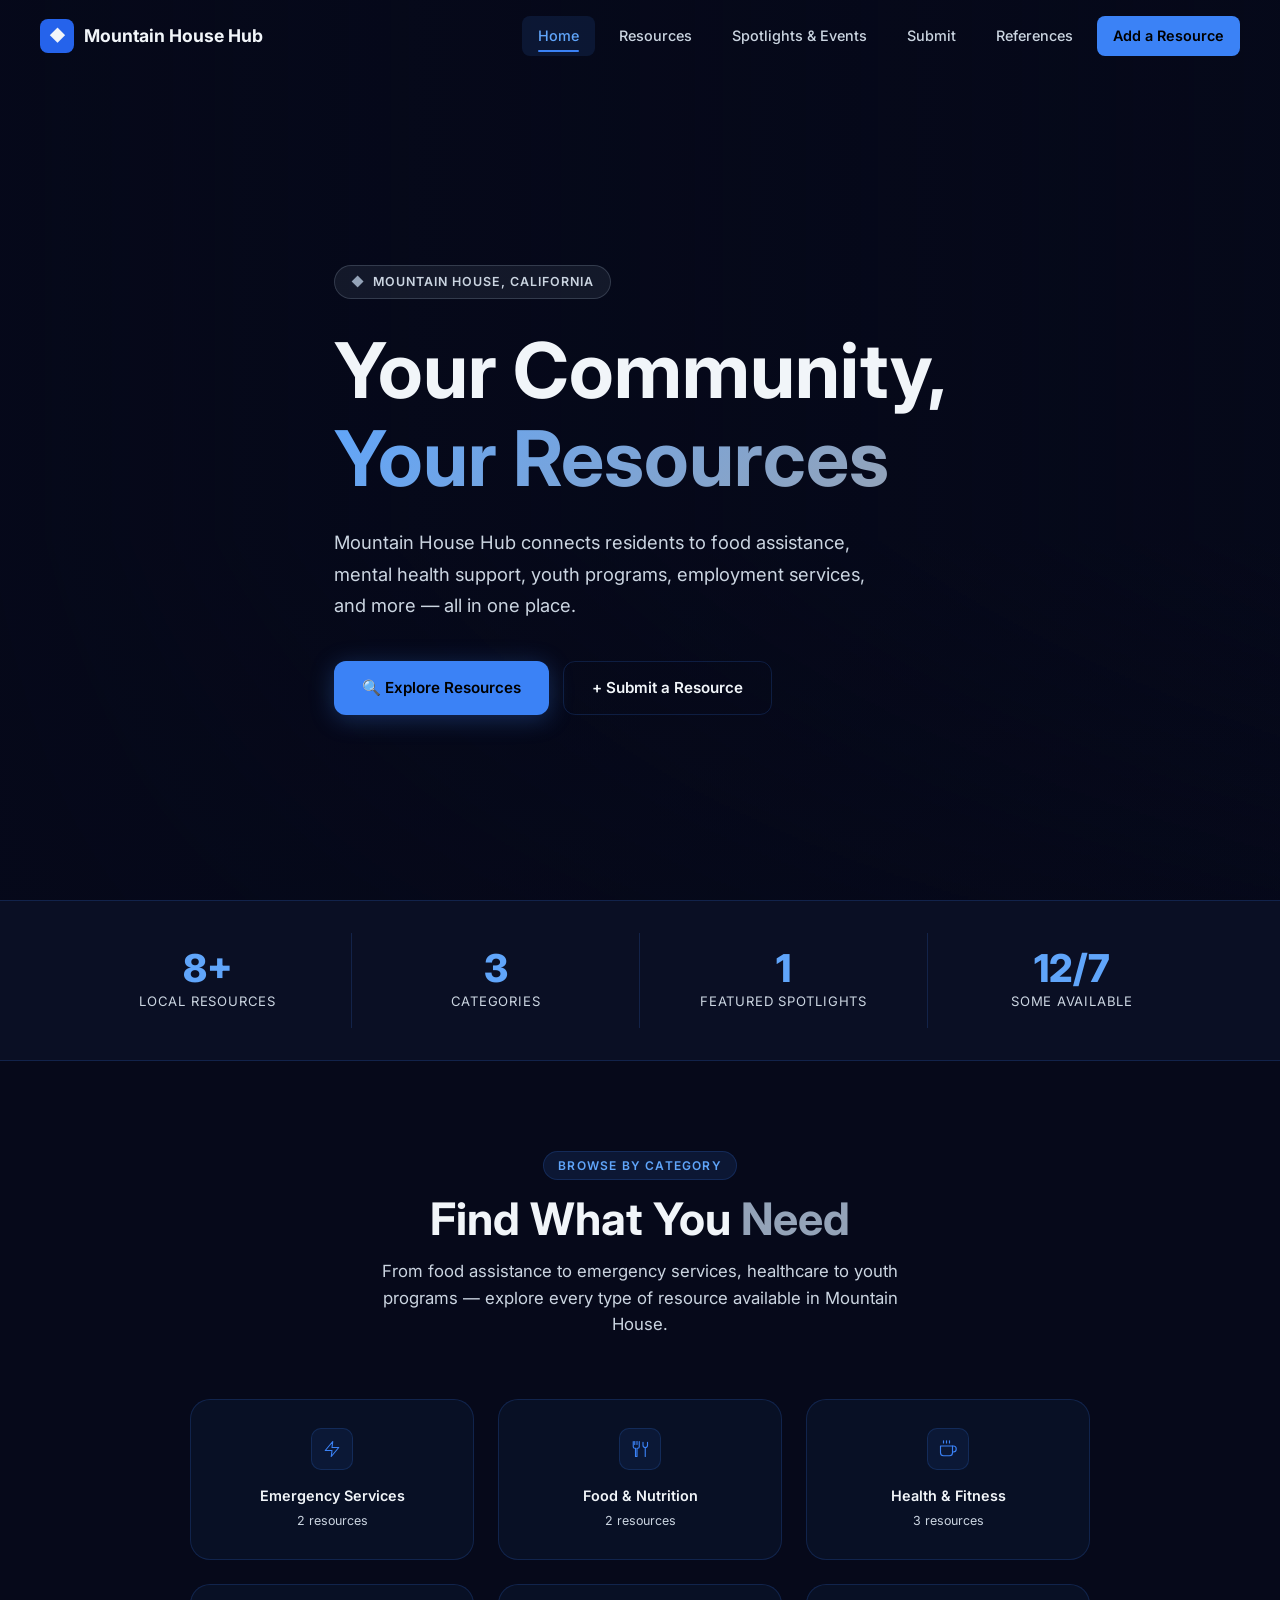
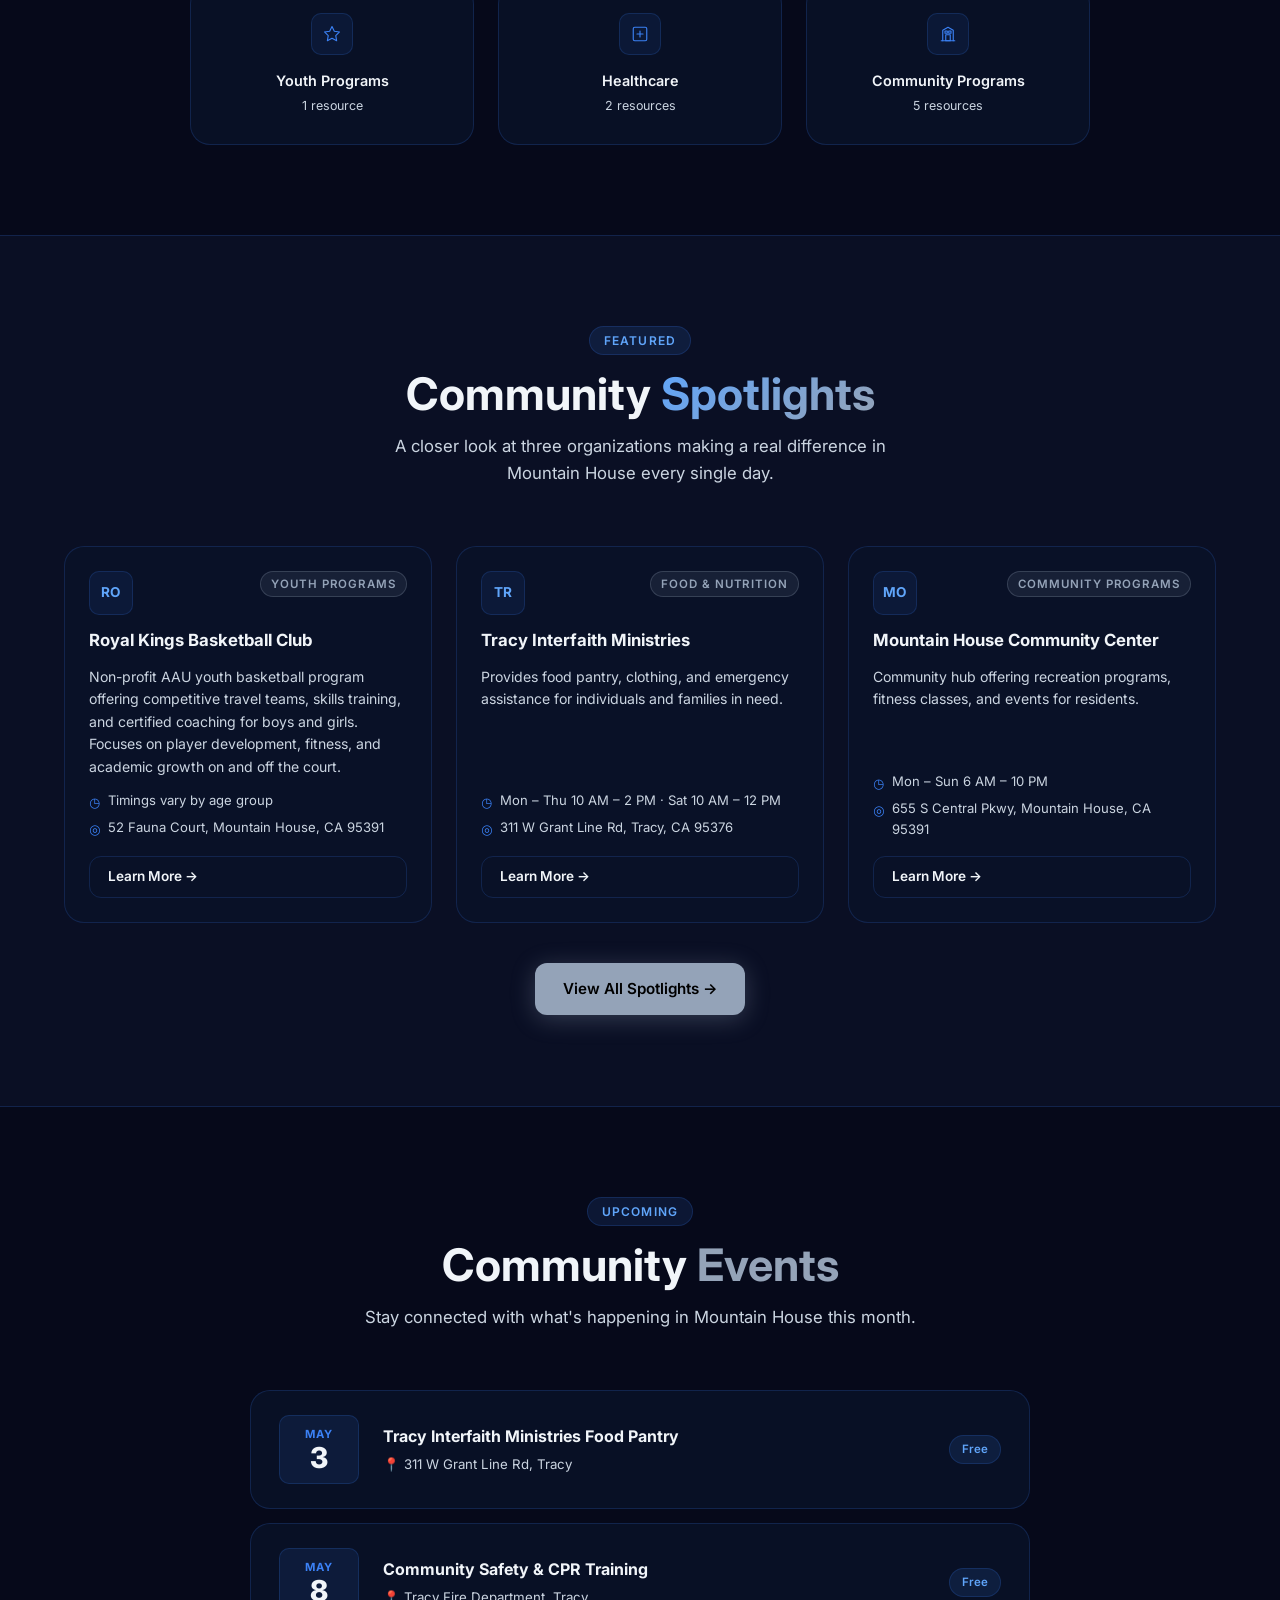
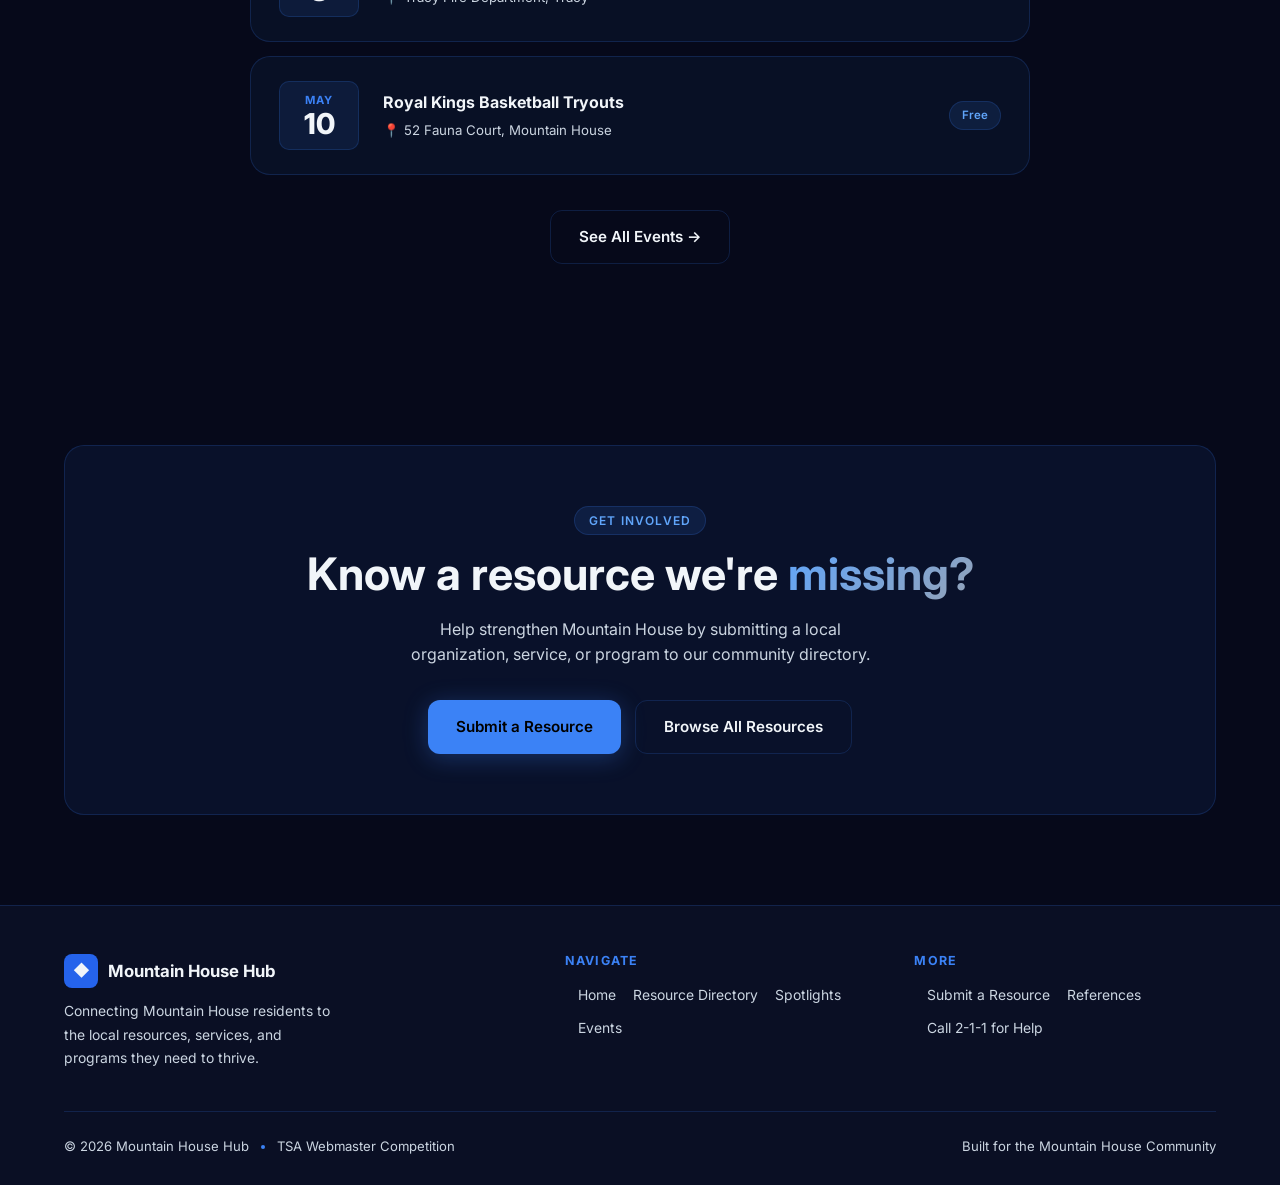
<file: index.html>
<!DOCTYPE html>
<html lang="en">
<head>
  <meta charset="UTF-8" />
  <meta name="viewport" content="width=device-width, initial-scale=1.0" />
  <title>Mountain House Hub — Community Resource Center</title>
  <meta name="description" content="Mountain House Hub connects residents to local food assistance, mental health services, youth programs, senior resources, employment help, and more." />
  <link rel="preconnect" href="https://fonts.googleapis.com" />
  <link href="https://fonts.googleapis.com/css2?family=Inter:wght@400;500;600;700;800&display=swap" rel="stylesheet" />
  <link rel="stylesheet" href="css/styles.css" />
</head>
<body>
  <div id="page-transition"></div>
  <div id="scroll-progress"></div>

  <!-- ── NAV ───────────────────────────────────────────── -->
  <nav class="navbar">
    <div class="nav-container">
      <a href="index.html" class="nav-logo">
        <span class="logo-icon">◆</span>
        Mountain House Hub
      </a>
      <div class="nav-links" id="navLinks">
        <a href="index.html" class="active">Home</a>
        <a href="directory.html">Resources</a>
        <a href="spotlights.html">Spotlights & Events</a>
        <a href="submit.html">Submit</a>
        <a href="references.html">References</a>
        <a href="submit.html" class="nav-cta btn">Add a Resource</a>
      </div>
      <button class="nav-toggle" id="navToggle" aria-label="Menu">☰</button>
    </div>
  </nav>

  <!-- ── HERO ──────────────────────────────────────────── -->
  <section class="hero">
    <iframe
      src="https://my.spline.design/3dcitynavigation-N08YHFLP4xBOSMwYCVjjHhyw/"
      frameborder="0"
      style="position:absolute; inset:0; width:100%; height:100%; z-index:0; border:none; pointer-events:none;"
      loading="eager"
    ></iframe>
    <div class="hero-overlay"></div>
    <div class="hero-content">
      <div class="hero-badge">
        <span>◆</span> Mountain House, California
      </div>
      <h1>
        Your Community,<br>
        <span class="gradient-text">Your Resources</span>
      </h1>
      <p class="hero-sub">
        Mountain House Hub connects residents to food assistance, mental health support, youth programs, employment services, and more — all in one place.
      </p>
      <div class="hero-actions">
        <a href="directory.html" class="btn btn-primary">
          🔍 Explore Resources
        </a>
        <a href="submit.html" class="btn btn-outline">
          + Submit a Resource
        </a>
      </div>
    </div>

  </section>

  <!-- ── STATS BAR ─────────────────────────────────────── -->
  <div class="stats-bar">
    <div class="container">
      <div class="stats-grid">
        <div class="stat-item reveal">
          <div class="stat-num" data-count="15" data-suffix="+">0+</div>
          <div class="stat-label">Local Resources</div>
        </div>
        <div class="stat-item reveal reveal-delay-1">
          <div class="stat-num" data-count="6" data-suffix="">0</div>
          <div class="stat-label">Categories</div>
        </div>
        <div class="stat-item reveal reveal-delay-2">
          <div class="stat-num" data-count="3" data-suffix="">0</div>
          <div class="stat-label">Featured Spotlights</div>
        </div>
        <div class="stat-item reveal reveal-delay-3">
          <div class="stat-num" data-count="24" data-suffix="/7">0/7</div>
          <div class="stat-label">Some Available</div>
        </div>
      </div>
    </div>
  </div>

  <!-- ── CATEGORIES ────────────────────────────────────── -->
  <section class="section">
    <div class="container">
      <div class="section-header reveal">
        <span class="section-tag">Browse by Category</span>
        <h2>Find What You <span class="gold-text">Need</span></h2>
        <p>From food assistance to emergency services, healthcare to youth programs — explore every type of resource available in Mountain House.</p>
      </div>
      <div style="display:grid; grid-template-columns:repeat(3,1fr); gap:24px; max-width:900px; margin:0 auto;" id="categoryGrid"></div>
    </div>
  </section>

  <!-- ── SPOTLIGHTS PREVIEW ────────────────────────────── -->
  <section class="section" style="background: var(--bg2); border-top: 1px solid var(--border); border-bottom: 1px solid var(--border);">
    <div class="container">
      <div class="section-header reveal">
        <span class="section-tag">Featured</span>
        <h2>Community <span class="gradient-text">Spotlights</span></h2>
        <p>A closer look at three organizations making a real difference in Mountain House every single day.</p>
      </div>
      <div class="grid-3" id="spotlightPreview"></div>
      <div style="text-align:center; margin-top: 40px;">
        <a href="spotlights.html" class="btn btn-gold reveal">View All Spotlights →</a>
      </div>
    </div>
  </section>

  <!-- ── EVENTS PREVIEW ────────────────────────────────── -->
  <section class="section">
    <div class="container">
      <div class="section-header reveal">
        <span class="section-tag">Upcoming</span>
        <h2>Community <span class="gold-text">Events</span></h2>
        <p>Stay connected with what's happening in Mountain House this month.</p>
      </div>
      <div style="display:flex; flex-direction:column; gap:14px; max-width:780px; margin:0 auto;" id="eventsPreview"></div>
      <div style="text-align:center; margin-top:36px;">
        <a href="spotlights.html#events" class="btn btn-outline reveal">See All Events →</a>
      </div>
    </div>
  </section>

  <!-- ── CTA BANNER ────────────────────────────────────── -->
  <section class="section">
    <div class="container">
      <div class="cta-banner reveal">
        <span class="section-tag">Get Involved</span>
        <h2>Know a resource we're <span class="gradient-text">missing?</span></h2>
        <p>Help strengthen Mountain House by submitting a local organization, service, or program to our community directory.</p>
        <div class="btn-row">
          <a href="submit.html" class="btn btn-primary">Submit a Resource</a>
          <a href="directory.html" class="btn btn-outline">Browse All Resources</a>
        </div>
      </div>
    </div>
  </section>

  <!-- ── FOOTER ─────────────────────────────────────────── -->
  <footer class="footer">
    <div class="container">
      <div class="footer-inner">
        <div>
          <div class="footer-brand">
            <span class="logo-icon">◆</span> Mountain House Hub
          </div>
          <p class="footer-desc">Connecting Mountain House residents to the local resources, services, and programs they need to thrive.</p>
        </div>
        <div class="footer-col">
          <h4>Navigate</h4>
          <a href="index.html">Home</a>
          <a href="directory.html">Resource Directory</a>
          <a href="spotlights.html">Spotlights</a>
          <a href="events.html">Events</a>
        </div>
        <div class="footer-col">
          <h4>More</h4>
          <a href="submit.html">Submit a Resource</a>
          <a href="references.html">References</a>
          <a href="tel:211">Call 2-1-1 for Help</a>
        </div>
      </div>
      <div class="footer-bottom">
        <span>© 2026 Mountain House Hub <span class="footer-dot"></span> TSA Webmaster Competition</span>
        <span>Built for the Mountain House Community</span>
      </div>
    </div>
  </footer>

  <!-- ── SCRIPTS ────────────────────────────────────────── -->
  <script src="js/resources.js"></script>
  <script src="js/main.js"></script>
  <script>
    // ── Render category cards ────────────────────────────
    const catGrid = document.getElementById('categoryGrid');
    const displayCats = CATEGORIES.slice(1); // skip "All Resources"
    displayCats.forEach((cat, i) => {
      const delay = i < 4 ? `reveal-delay-${(i % 4) + 1}` : '';
      catGrid.innerHTML += `
        <a href="directory.html?cat=${encodeURIComponent(cat.name)}" class="category-card reveal ${delay}">
          <div class="cat-icon">${cat.icon}</div>
          <div class="cat-name">${cat.name}</div>
          <div class="cat-count">${cat.count} resource${cat.count !== 1 ? 's' : ''}</div>
        </a>`;
    });

    // ── Render spotlight preview cards ───────────────────
    const spPreview = document.getElementById('spotlightPreview');
    const featured  = RESOURCES.filter(r => r.featured).slice(0, 3);
    featured.forEach((r, i) => {
      const delay = `reveal-delay-${i + 1}`;
      spPreview.innerHTML += `
        <div class="resource-card reveal ${delay}">
          <div style="display:flex; justify-content:space-between; align-items:flex-start;">
            <div class="resource-icon">${r.name.slice(0,2).toUpperCase()}</div>
            <span class="resource-category">${r.category}</span>
          </div>
          <div class="resource-name">${r.name}</div>
          <div class="resource-desc">${r.description}</div>
          <div class="resource-meta">
            <div class="resource-meta-item"><span class="meta-icon">◷</span>${r.hours}</div>
            <div class="resource-meta-item"><span class="meta-icon">◎</span>${r.address}</div>
          </div>
          <a href="spotlights.html#spotlight-${r.id}" class="btn btn-outline btn-sm" style="margin-top:4px;">Learn More →</a>
        </div>`;
    });

    // ── Render events preview ────────────────────────────
    const evPreview = document.getElementById('eventsPreview');
    const previewEvents = [
      { month:'MAY', day:'3',  name:'Tracy Interfaith Ministries Food Pantry', loc:'311 W Grant Line Rd, Tracy',       badge:'badge-free', label:'Free' },
      { month:'MAY', day:'8',  name:'Community Safety & CPR Training',         loc:'Tracy Fire Department, Tracy',     badge:'badge-free', label:'Free' },
      { month:'MAY', day:'10', name:'Royal Kings Basketball Tryouts',           loc:'52 Fauna Court, Mountain House',   badge:'badge-free', label:'Free' },
    ];
    previewEvents.forEach((ev, i) => {
      evPreview.innerHTML += `
        <div class="event-card reveal reveal-delay-${i+1}">
          <div class="event-date">
            <div class="event-month">${ev.month}</div>
            <div class="event-day">${ev.day}</div>
          </div>
          <div>
            <div class="event-name">${ev.name}</div>
            <div class="event-meta">📍 ${ev.loc}</div>
          </div>
          <span class="event-badge ${ev.badge}">${ev.label}</span>
        </div>`;
    });
  </script>
</body>
</html>
</file>
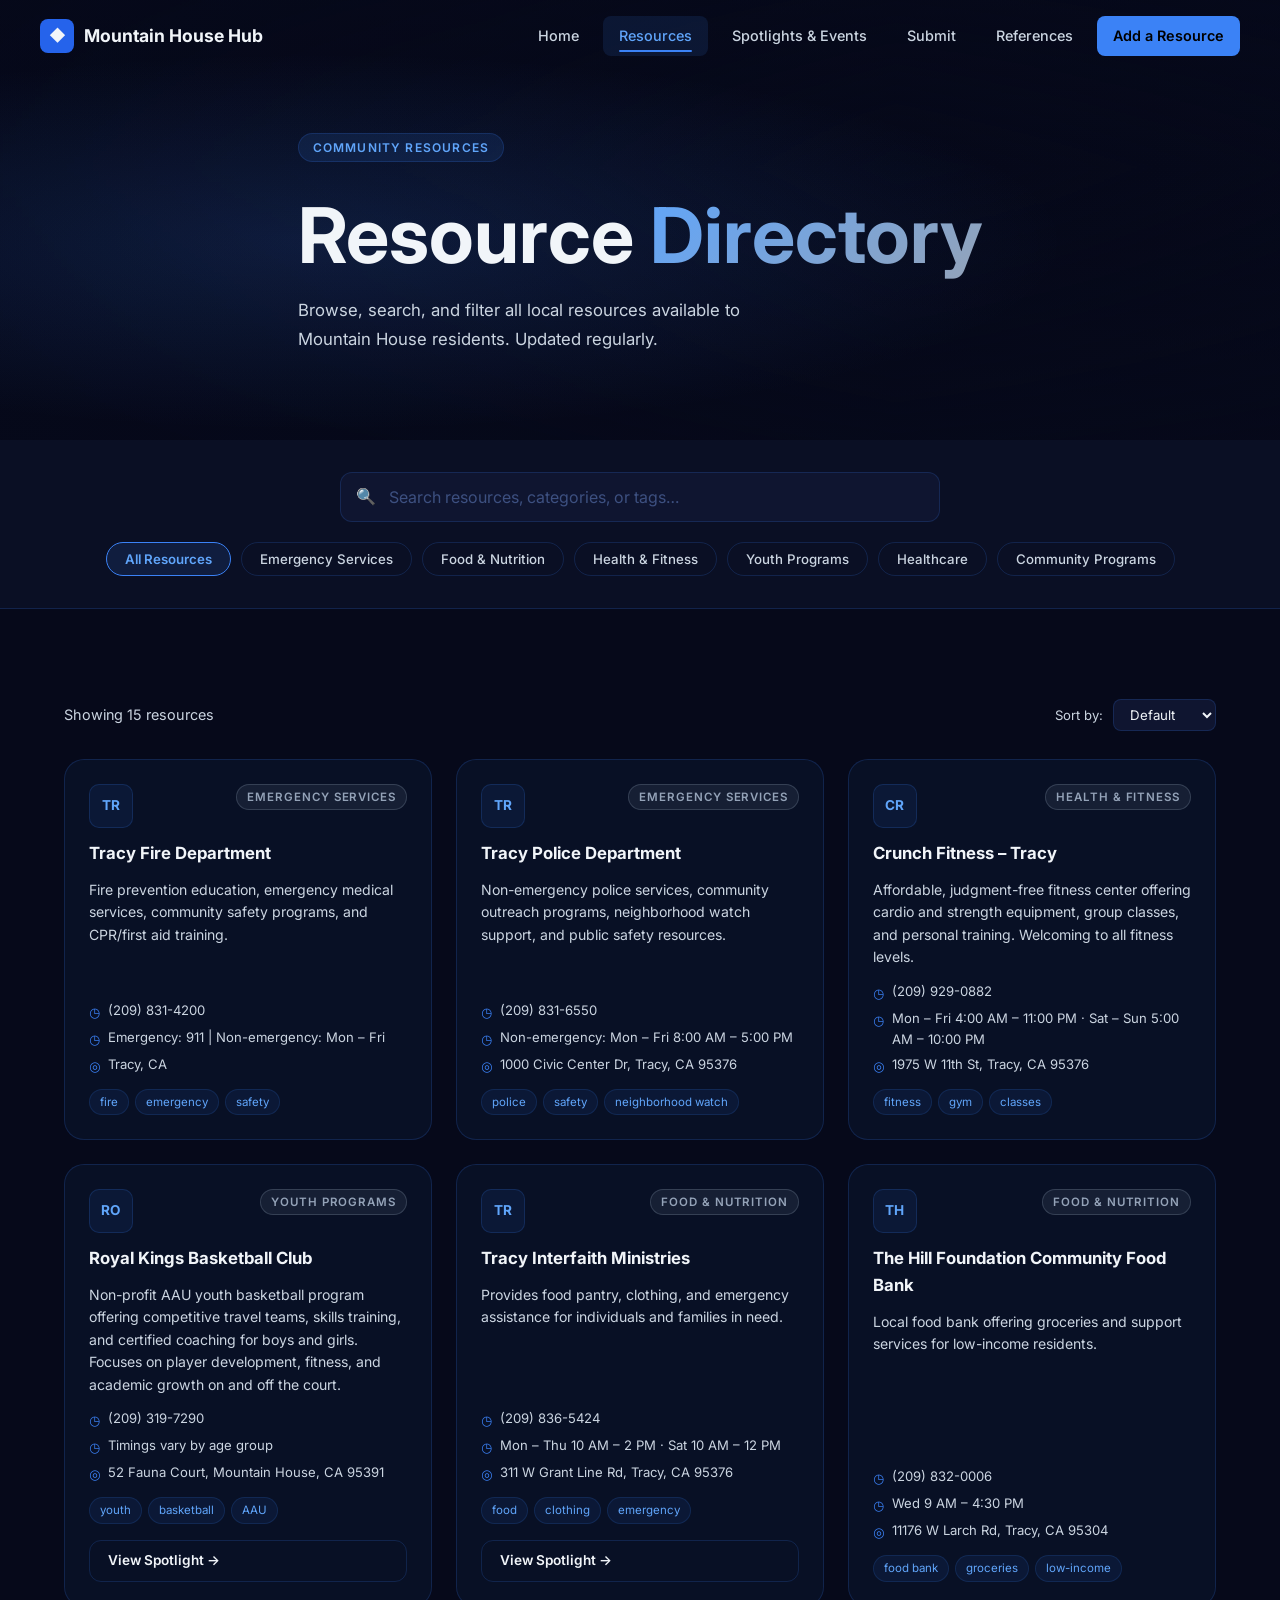
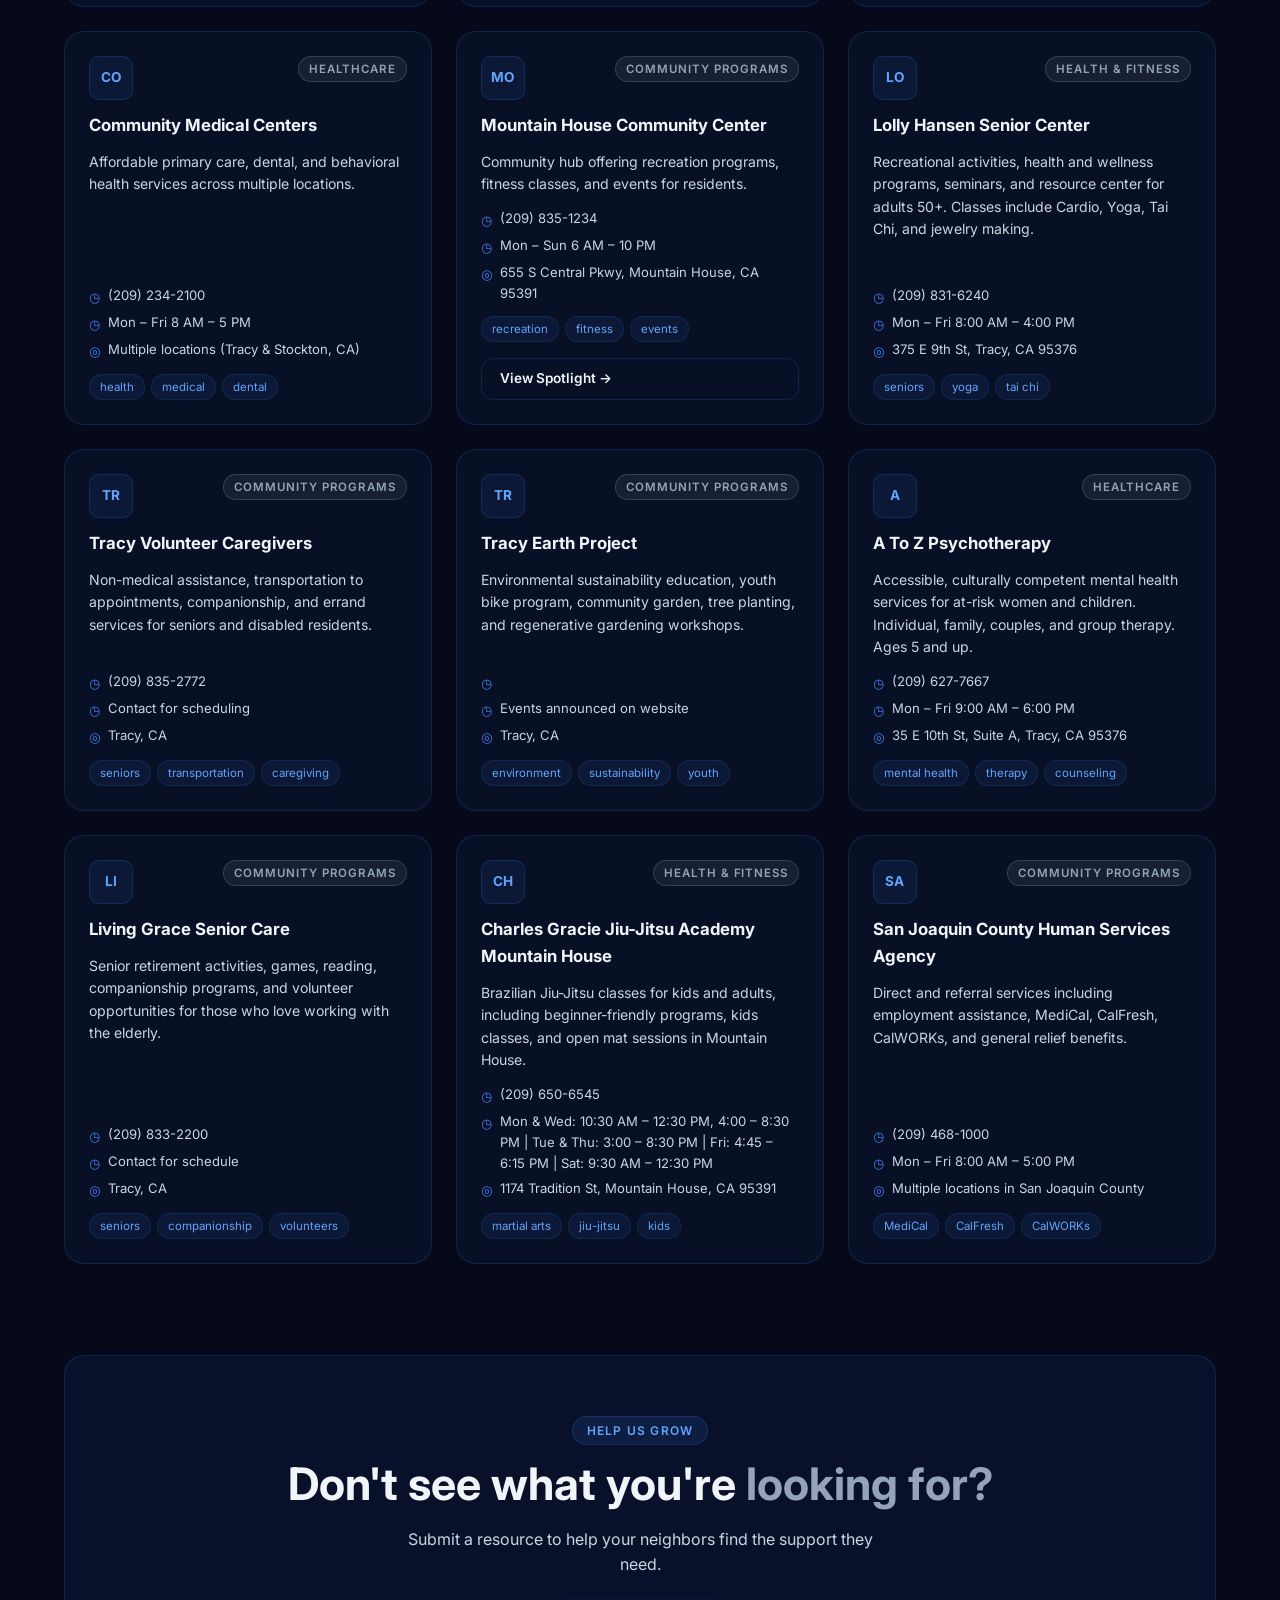
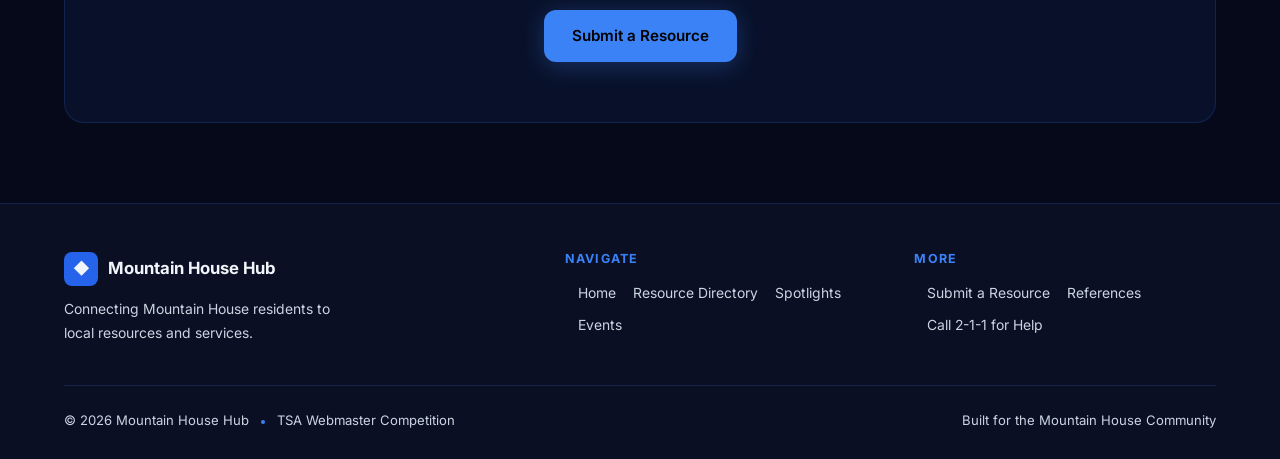
<file: directory.html>
<!DOCTYPE html>
<html lang="en">
<head>
  <meta charset="UTF-8" />
  <meta name="viewport" content="width=device-width, initial-scale=1.0" />
  <title>Resource Directory — Mountain House Hub</title>
  <meta name="description" content="Search and filter community resources available to Mountain House residents including food, health, housing, employment, and youth services." />
  <link rel="preconnect" href="https://fonts.googleapis.com" />
  <link href="https://fonts.googleapis.com/css2?family=Inter:wght@400;500;600;700;800&display=swap" rel="stylesheet" />
  <link rel="stylesheet" href="css/styles.css" />
</head>
<body>
  <div id="page-transition"></div>
  <div id="scroll-progress"></div>

  <!-- ── NAV ───────────────────────────────────────────── -->
  <nav class="navbar">
    <div class="nav-container">
      <a href="index.html" class="nav-logo">
        <span class="logo-icon">◆</span>
        Mountain House Hub
      </a>
      <div class="nav-links" id="navLinks">
        <a href="index.html">Home</a>
        <a href="directory.html" class="active">Resources</a>
        <a href="spotlights.html">Spotlights & Events</a>
        <a href="submit.html">Submit</a>
        <a href="references.html">References</a>
        <a href="submit.html" class="nav-cta btn">Add a Resource</a>
      </div>
      <button class="nav-toggle" id="navToggle" aria-label="Menu">☰</button>
    </div>
  </nav>

  <!-- ── PAGE HERO (Spline) ────────────────────────────── -->
  <section style="position:relative; min-height:440px; display:flex; align-items:center; overflow:hidden;">
    <iframe
      src="https://my.spline.design/cityview-Jamptqadn4CPwl5HDYhWJW3r/"
      frameborder="0"
      allow="autoplay; fullscreen; xr-spatial-tracking"
      allowfullscreen
      loading="eager"
      title="Interactive 3D city view"
      style="position:absolute; inset:0; width:100%; height:100%; border:0; background:var(--bg);">
    </iframe>
    <div style="position:absolute; inset:0; z-index:1; pointer-events:none; background:linear-gradient(90deg, rgba(6,9,26,0.88) 0%, rgba(6,9,26,0.58) 38%, rgba(6,9,26,0.16) 70%, rgba(6,9,26,0.44) 100%);"></div>
    <div style="position:absolute; inset:0; z-index:1; pointer-events:none; background:radial-gradient(ellipse at 25% 55%, rgba(59,130,246,0.16) 0%, transparent 55%), linear-gradient(180deg, rgba(6,9,26,0.55) 0%, transparent 38%, rgba(6,9,26,0.7) 100%);"></div>
    <div class="container" style="position:relative; z-index:2; padding-top:110px; padding-bottom:64px;">
      <span class="section-tag">Community Resources</span>
      <h1 style="margin-top:16px; margin-bottom:16px;">Resource <span class="gradient-text">Directory</span></h1>
      <p style="color:var(--text-muted); max-width:500px; font-size:1.05rem; line-height:1.7;">Browse, search, and filter all local resources available to Mountain House residents. Updated regularly.</p>
    </div>
  </section>

  <!-- ── SEARCH + FILTER ───────────────────────────────── -->
  <div class="search-section">
    <div class="container" style="display:flex; flex-direction:column; align-items:center;">
      <div class="search-wrap" style="max-width:600px; width:100%;">
        <span class="search-icon">🔍</span>
        <input
          class="search-input"
          id="searchInput"
          type="text"
          placeholder="Search resources, categories, or tags…"
          aria-label="Search resources"
          autocomplete="off"
        />
      </div>
      <div class="filter-row" id="filterRow" style="justify-content:center;"></div>
    </div>
  </div>

  <!-- ── RESOURCE GRID ─────────────────────────────────── -->
  <section class="section">
    <div class="container">
      <div style="display:flex; justify-content:space-between; align-items:center; margin-bottom:28px; flex-wrap:wrap; gap:12px;">
        <p style="color:var(--text-muted); font-size:0.9rem;" id="resultsCount">Showing all 15 resources</p>
        <div style="display:flex; gap:10px; align-items:center;">
          <span style="font-size:0.82rem; color:var(--text-muted);">Sort by:</span>
          <select id="sortSelect" style="background:var(--bg3); border:1px solid var(--border); color:var(--text); padding:6px 12px; border-radius:8px; font-size:0.83rem; font-family:inherit; outline:none; cursor:pointer;">
            <option value="default">Default</option>
            <option value="alpha">A – Z</option>
            <option value="category">Category</option>
          </select>
        </div>
      </div>
      <div class="grid-3" id="resourceGrid"></div>
      <div class="no-results" id="noResults">
        <div class="no-results-icon">🔍</div>
        <h3 style="color:var(--text);">No results found</h3>
        <p>Try a different search term or filter. <a href="submit.html" style="color:var(--green-light);">Know a resource we're missing? Submit it →</a></p>
      </div>
    </div>
  </section>

  <!-- ── CTA ───────────────────────────────────────────── -->
  <section style="padding: 0 0 80px;">
    <div class="container">
      <div class="cta-banner reveal">
        <span class="section-tag">Help Us Grow</span>
        <h2>Don't see what you're <span class="gold-text">looking for?</span></h2>
        <p>Submit a resource to help your neighbors find the support they need.</p>
        <div class="btn-row">
          <a href="submit.html" class="btn btn-primary">Submit a Resource</a>
        </div>
      </div>
    </div>
  </section>

  <!-- ── FOOTER ─────────────────────────────────────────── -->
  <footer class="footer">
    <div class="container">
      <div class="footer-inner">
        <div>
          <div class="footer-brand"><span class="logo-icon">◆</span> Mountain House Hub</div>
          <p class="footer-desc">Connecting Mountain House residents to local resources and services.</p>
        </div>
        <div class="footer-col">
          <h4>Navigate</h4>
          <a href="index.html">Home</a>
          <a href="directory.html">Resource Directory</a>
          <a href="spotlights.html">Spotlights</a>
          <a href="events.html">Events</a>
        </div>
        <div class="footer-col">
          <h4>More</h4>
          <a href="submit.html">Submit a Resource</a>
          <a href="references.html">References</a>
          <a href="tel:211">Call 2-1-1 for Help</a>
        </div>
      </div>
      <div class="footer-bottom">
        <span>© 2026 Mountain House Hub <span class="footer-dot"></span> TSA Webmaster Competition</span>
        <span>Built for the Mountain House Community</span>
      </div>
    </div>
  </footer>

  <!-- ── SCRIPTS ────────────────────────────────────────── -->
  <script src="js/resources.js"></script>
  <script src="js/main.js"></script>
  <script>
    let activeFilter = 'All Resources';
    let searchQuery  = '';
    let sortMode     = 'default';

    // ── Build filter buttons ─────────────────────────────
    const filterRow = document.getElementById('filterRow');
    CATEGORIES.forEach(cat => {
      const btn = document.createElement('button');
      btn.className = 'filter-btn' + (cat.name === 'All Resources' ? ' active' : '');
      btn.textContent = cat.name;
      btn.addEventListener('click', () => {
        document.querySelectorAll('.filter-btn').forEach(b => b.classList.remove('active'));
        btn.classList.add('active');
        activeFilter = cat.name;
        renderGrid();
      });
      filterRow.appendChild(btn);
    });

    // ── Search ──────────────────────────────────────────
    document.getElementById('searchInput').addEventListener('input', e => {
      searchQuery = e.target.value.toLowerCase().trim();
      renderGrid();
    });

    // ── Sort ────────────────────────────────────────────
    document.getElementById('sortSelect').addEventListener('change', e => {
      sortMode = e.target.value;
      renderGrid();
    });

    // ── Pre-select from URL param ────────────────────────
    const urlParams = new URLSearchParams(window.location.search);
    const catParam  = urlParams.get('cat');
    if (catParam) {
      activeFilter = decodeURIComponent(catParam);
      document.querySelectorAll('.filter-btn').forEach(btn => {
        btn.classList.toggle('active', btn.textContent.includes(activeFilter));
      });
    }

    // ── Render cards ────────────────────────────────────
    function renderGrid() {
      const grid    = document.getElementById('resourceGrid');
      const noRes   = document.getElementById('noResults');
      const resCount = document.getElementById('resultsCount');
      grid.innerHTML = '';

      let filtered = RESOURCES.filter(r => {
        const matchCat  = activeFilter === 'All Resources' || r.category === activeFilter;
        const searchStr = `${r.name} ${r.category} ${r.description} ${r.tags.join(' ')}`.toLowerCase();
        const matchSearch = !searchQuery || searchStr.includes(searchQuery);
        return matchCat && matchSearch;
      });

      if (sortMode === 'alpha')    filtered.sort((a,b) => a.name.localeCompare(b.name));
      if (sortMode === 'category') filtered.sort((a,b) => a.category.localeCompare(b.category));

      if (!filtered.length) {
        noRes.style.display = 'block';
        resCount.textContent = 'No resources found';
        return;
      }
      noRes.style.display = 'none';
      resCount.textContent = `Showing ${filtered.length} resource${filtered.length !== 1 ? 's' : ''}`;

      filtered.forEach((r, i) => {
        const tags = r.tags.slice(0, 3).map(t => `<span class="resource-tag">${t}</span>`).join('');
        const card = document.createElement('div');
        card.className = 'resource-card reveal';
        card.style.animationDelay = `${i * 0.05}s`;
        card.innerHTML = `
          <div style="display:flex; justify-content:space-between; align-items:flex-start;">
            <div class="resource-icon">${r.name.slice(0,2).toUpperCase()}</div>
            <span class="resource-category">${r.category}</span>
          </div>
          <div class="resource-name">${r.name}</div>
          <div class="resource-desc">${r.description}</div>
          <div class="resource-meta">
            <div class="resource-meta-item"><span class="meta-icon">◷</span>${r.phone}</div>
            <div class="resource-meta-item"><span class="meta-icon">◷</span>${r.hours}</div>
            <div class="resource-meta-item"><span class="meta-icon">◎</span>${r.address}</div>
          </div>
          <div class="resource-tags">${tags}</div>
          ${r.featured ? `<a href="spotlights.html#spotlight-${r.id}" class="btn btn-outline btn-sm" style="margin-top:4px;">View Spotlight →</a>` : ''}
        `;
        grid.appendChild(card);

        // Trigger reveal
        requestAnimationFrame(() => {
          setTimeout(() => card.classList.add('visible'), i * 40);
        });
      });
    }

    renderGrid();
  </script>
</body>
</html>
</file>
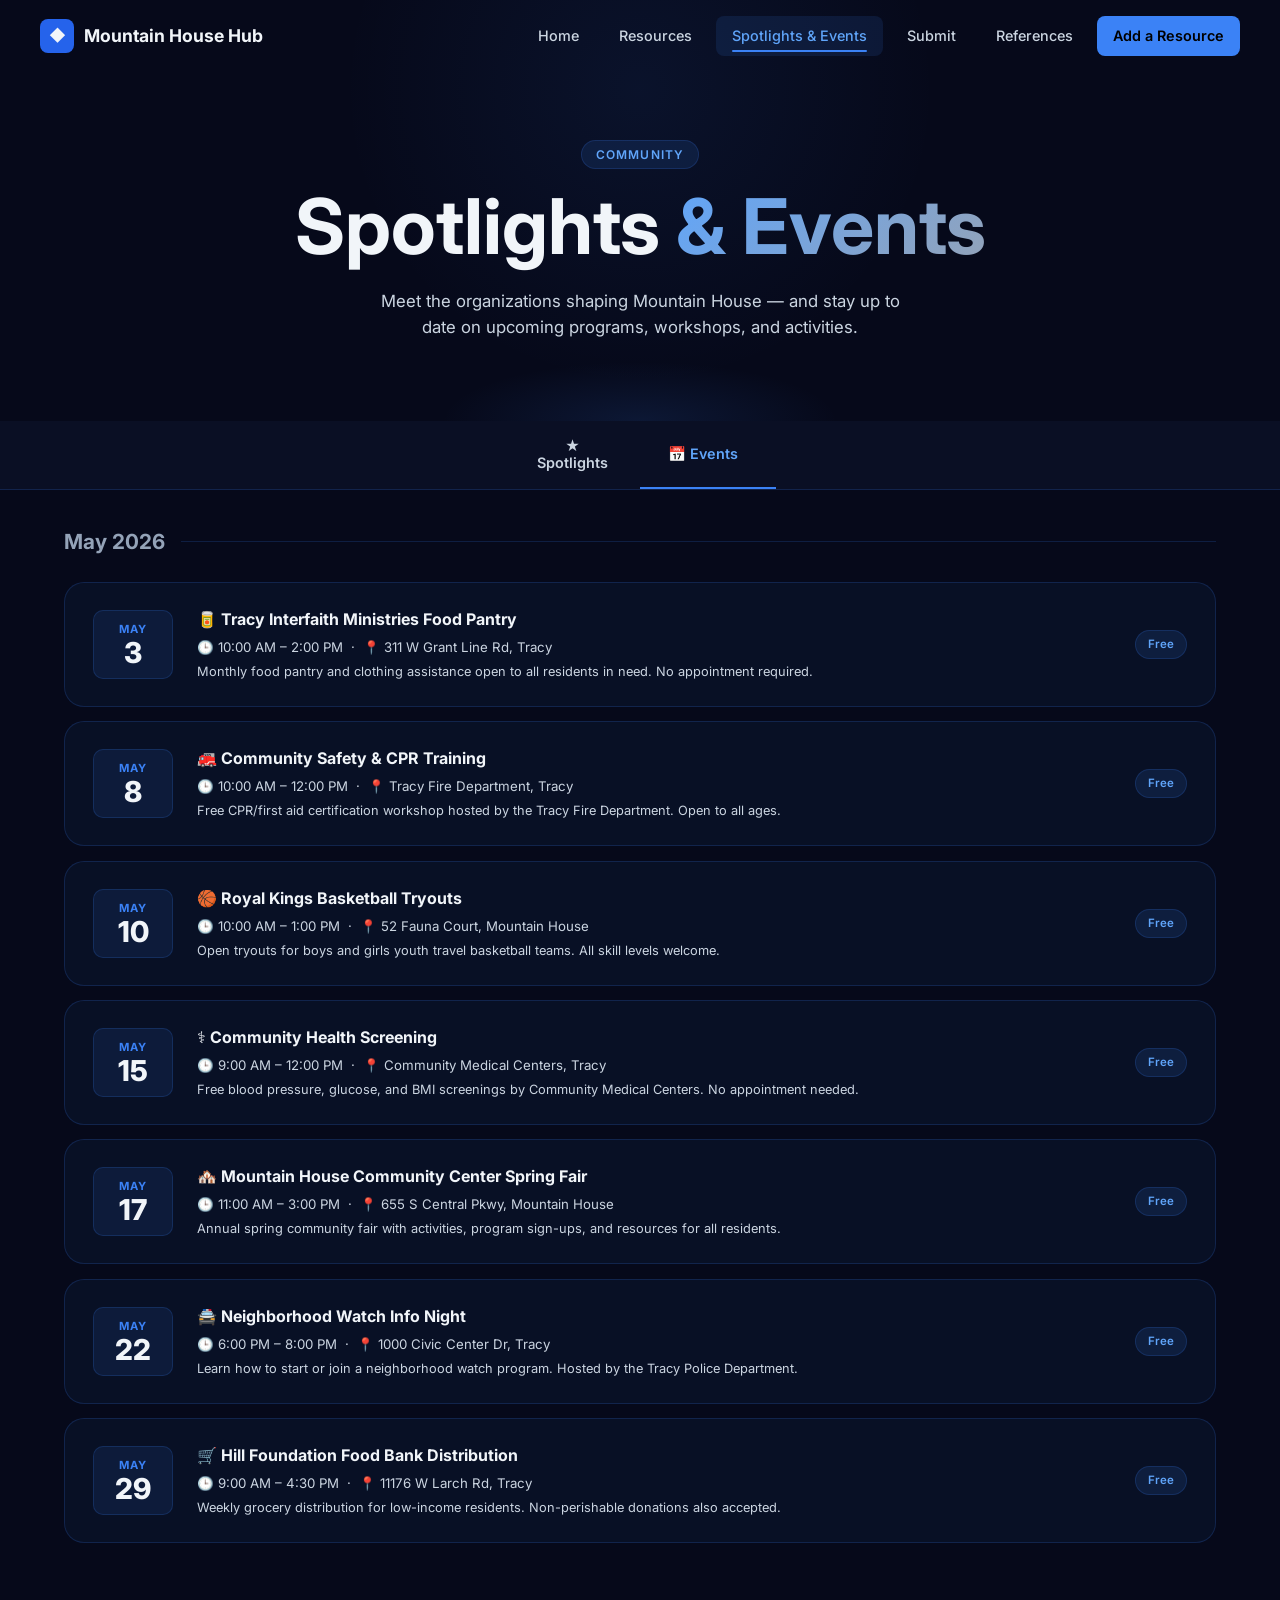
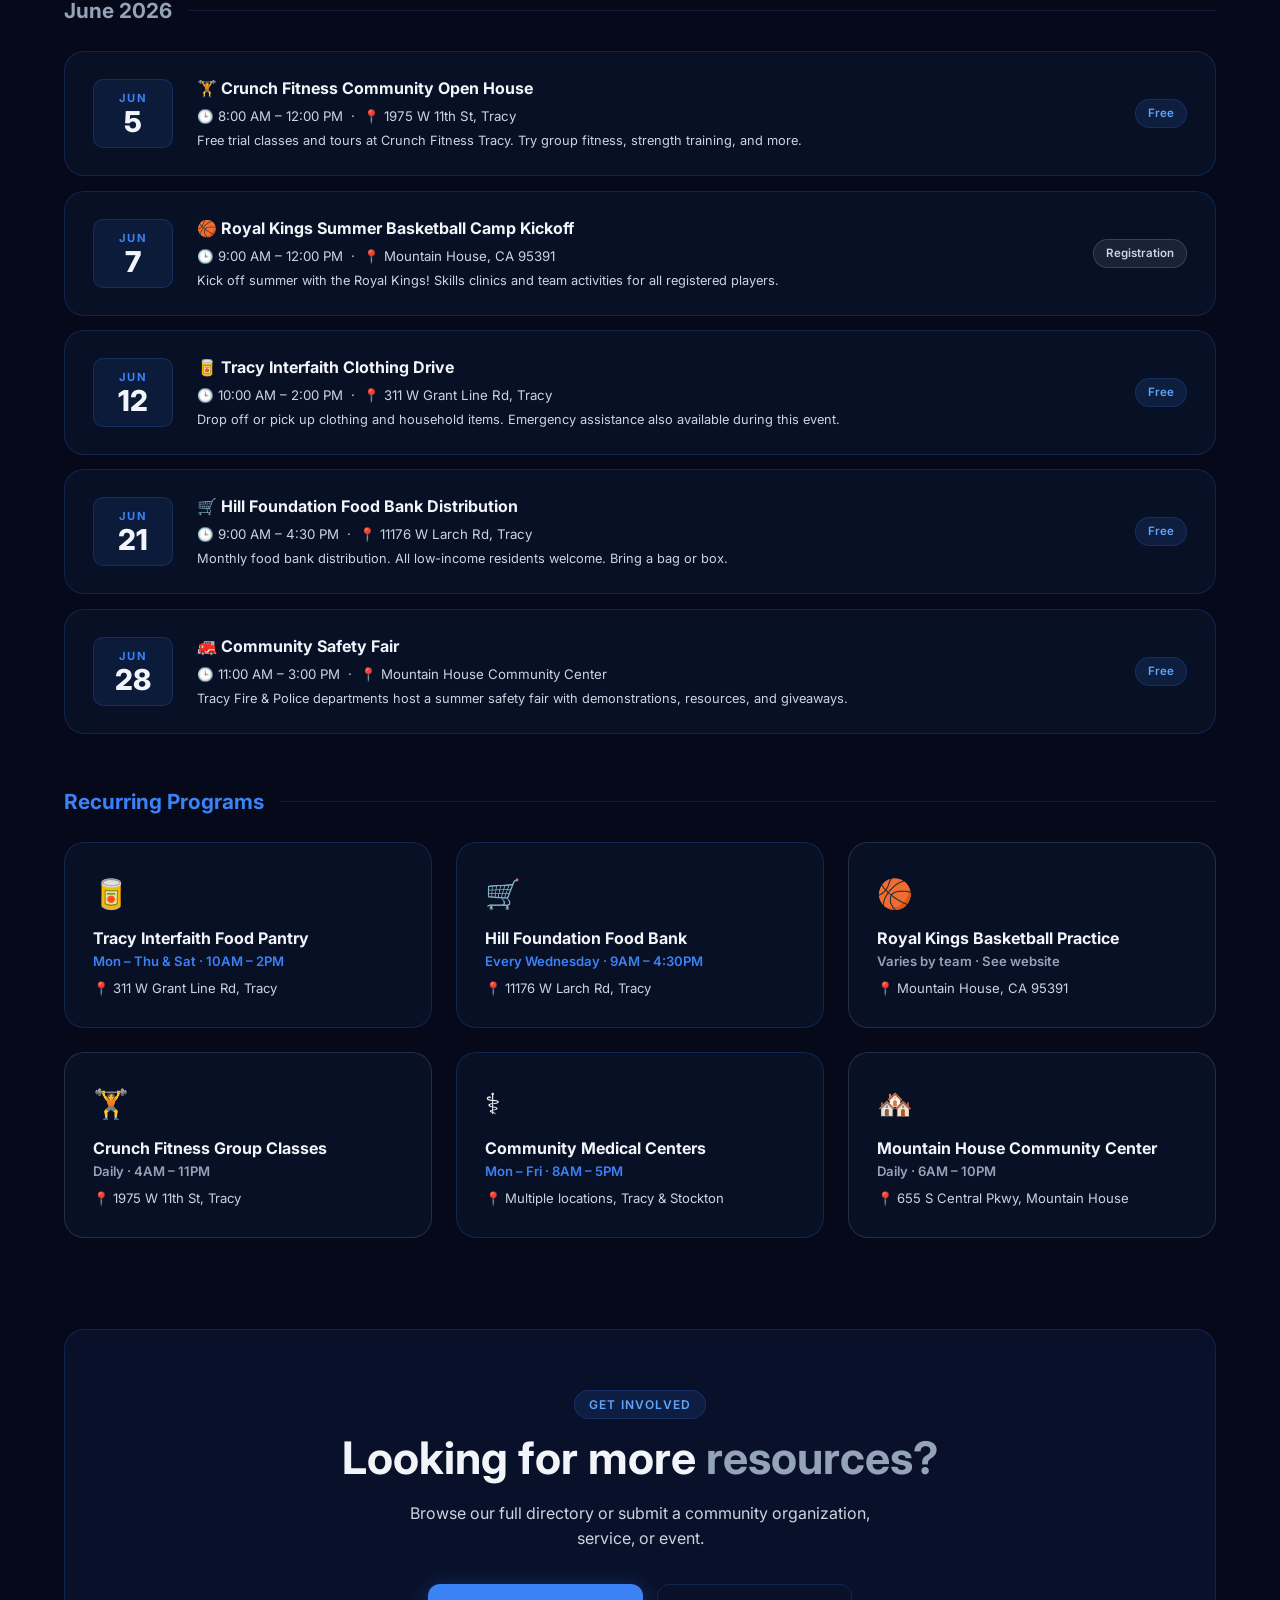
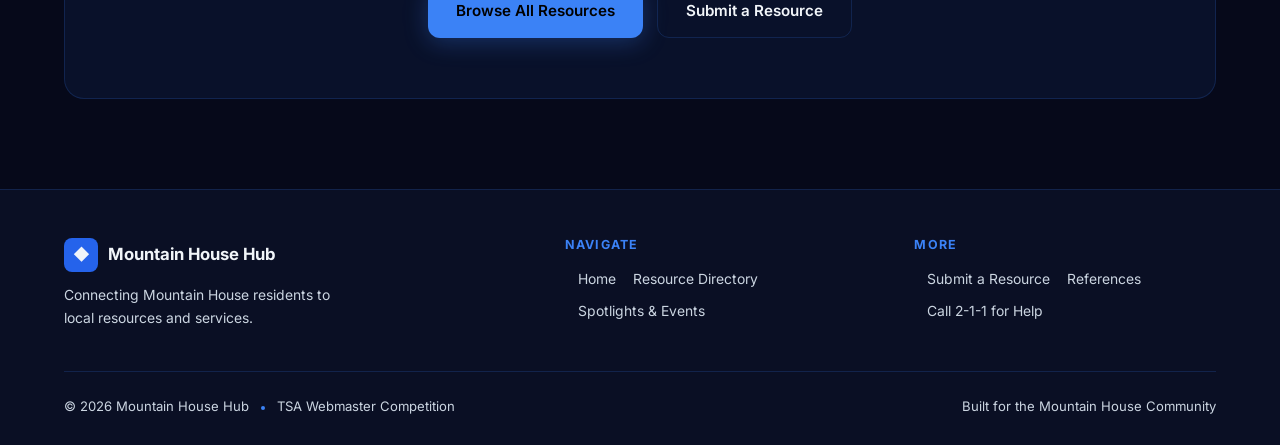
<file: events.html>
<!DOCTYPE html>
<html lang="en">
<head>
  <meta charset="UTF-8" />
  <meta name="viewport" content="width=device-width, initial-scale=1.0" />
  <title>Community Events — Mountain House Hub</title>
  <meta name="description" content="Upcoming community events, programs, and activities in Mountain House, CA. Stay connected and get involved." />
  <link rel="preconnect" href="https://fonts.googleapis.com" />
  <link href="https://fonts.googleapis.com/css2?family=Inter:wght@400;500;600;700;800&display=swap" rel="stylesheet" />
  <link rel="stylesheet" href="css/styles.css" />
  <script>location.replace('spotlights.html#events');</script>
</head>
<body>
  <div id="page-transition"></div>
  <div id="scroll-progress"></div>

  <!-- ── NAV ───────────────────────────────────────────── -->
  <nav class="navbar scrolled">
    <div class="nav-container">
      <a href="index.html" class="nav-logo">
        <span class="logo-icon">◆</span>
        Mountain House Hub
      </a>
      <div class="nav-links" id="navLinks">
        <a href="index.html">Home</a>
        <a href="directory.html">Resources</a>
        <a href="spotlights.html">Spotlights</a>
        <a href="events.html" class="active">Events</a>
        <a href="submit.html">Submit</a>
        <a href="references.html">References</a>
        <a href="submit.html" class="nav-cta btn">Add a Resource</a>
      </div>
      <button class="nav-toggle" id="navToggle" aria-label="Menu">☰</button>
    </div>
  </nav>

  <!-- ── PAGE HERO ─────────────────────────────────────── -->
  <div class="page-hero">
    <div class="container">
      <span class="section-tag">Get Involved</span>
      <h1>Community <span class="gradient-text">Events</span></h1>
      <p>Stay connected with upcoming programs, workshops, drives, and activities happening in and around Mountain House.</p>
    </div>
  </div>

  <!-- ── EVENTS ─────────────────────────────────────────── -->
  <section class="section" style="padding-top: 20px;">
    <div class="container">

      <!-- Month label -->
      <div style="display:flex; align-items:center; gap:16px; margin-bottom:28px;" class="reveal">
        <h2 style="font-size:1.3rem; color:var(--gold);">May 2026</h2>
        <div style="flex:1; height:1px; background:var(--border);"></div>
      </div>

      <div style="display:flex; flex-direction:column; gap:14px; margin-bottom:56px;" id="mayEvents"></div>

      <!-- Month label -->
      <div style="display:flex; align-items:center; gap:16px; margin-bottom:28px;" class="reveal">
        <h2 style="font-size:1.3rem; color:var(--gold);">June 2026</h2>
        <div style="flex:1; height:1px; background:var(--border);"></div>
      </div>

      <div style="display:flex; flex-direction:column; gap:14px; margin-bottom:56px;" id="juneEvents"></div>

      <!-- Recurring programs -->
      <div style="display:flex; align-items:center; gap:16px; margin-bottom:28px;" class="reveal">
        <h2 style="font-size:1.3rem; color:var(--green);">Recurring Programs</h2>
        <div style="flex:1; height:1px; background:var(--border);"></div>
      </div>

      <div class="grid-3" id="recurringPrograms"></div>

    </div>
  </section>

  <!-- ── CTA ───────────────────────────────────────────── -->
  <section style="padding:0 0 90px;">
    <div class="container">
      <div class="cta-banner reveal">
        <span class="section-tag">Know About an Event?</span>
        <h2>Help us keep the community <span class="gold-text">informed</span></h2>
        <p>Submit a community resource or event to be featured on Mountain House Hub.</p>
        <div class="btn-row">
          <a href="submit.html" class="btn btn-primary">Submit a Resource</a>
          <a href="directory.html" class="btn btn-outline">Browse Resources</a>
        </div>
      </div>
    </div>
  </section>

  <!-- ── FOOTER ─────────────────────────────────────────── -->
  <footer class="footer">
    <div class="container">
      <div class="footer-inner">
        <div>
          <div class="footer-brand"><span class="logo-icon">◆</span> Mountain House Hub</div>
          <p class="footer-desc">Connecting Mountain House residents to local resources and services.</p>
        </div>
        <div class="footer-col">
          <h4>Navigate</h4>
          <a href="index.html">Home</a>
          <a href="directory.html">Resource Directory</a>
          <a href="spotlights.html">Spotlights</a>
          <a href="events.html">Events</a>
        </div>
        <div class="footer-col">
          <h4>More</h4>
          <a href="submit.html">Submit a Resource</a>
          <a href="references.html">References</a>
          <a href="tel:211">Call 2-1-1 for Help</a>
        </div>
      </div>
      <div class="footer-bottom">
        <span>© 2026 Mountain House Hub <span class="footer-dot"></span> TSA Webmaster Competition</span>
        <span>Built for the Mountain House Community</span>
      </div>
    </div>
  </footer>

  <!-- ── SCRIPTS ────────────────────────────────────────── -->
  <script src="js/main.js"></script>
  <script>
    const mayEvents = [
      { day:'3',  name:'Tracy Interfaith Ministries Food Pantry',    loc:'311 W Grant Line Rd, Tracy',       time:'10:00 AM – 2:00 PM', badge:'badge-free', label:'Free', icon:'🥫', desc:'Monthly food pantry and clothing assistance open to all residents in need. No appointment required.' },
      { day:'8',  name:'Community Safety & CPR Training',            loc:'Tracy Fire Department, Tracy',     time:'10:00 AM – 12:00 PM',badge:'badge-free', label:'Free', icon:'🚒', desc:'Free CPR/first aid certification workshop hosted by the Tracy Fire Department. Open to all ages.' },
      { day:'10', name:'Royal Kings Basketball Tryouts',             loc:'52 Fauna Court, Mountain House',   time:'10:00 AM – 1:00 PM', badge:'badge-free', label:'Free', icon:'🏀', desc:'Open tryouts for boys and girls youth travel basketball teams. All skill levels welcome.' },
      { day:'15', name:'Community Health Screening',                 loc:'Community Medical Centers, Tracy', time:'9:00 AM – 12:00 PM', badge:'badge-free', label:'Free', icon:'⚕️', desc:'Free blood pressure, glucose, and BMI screenings by Community Medical Centers. No appointment needed.' },
      { day:'17', name:'Mountain House Community Center Spring Fair', loc:'655 S Central Pkwy, Mountain House',time:'11:00 AM – 3:00 PM',badge:'badge-free', label:'Free', icon:'🏘️', desc:'Annual spring community fair with activities, program sign-ups, and resources for all residents.' },
      { day:'22', name:'Neighborhood Watch Info Night',              loc:'1000 Civic Center Dr, Tracy',      time:'6:00 PM – 8:00 PM',  badge:'badge-free', label:'Free', icon:'🚔', desc:'Learn how to start or join a neighborhood watch program. Hosted by the Tracy Police Department.' },
      { day:'29', name:'Hill Foundation Food Bank Distribution',     loc:'11176 W Larch Rd, Tracy',          time:'9:00 AM – 4:30 PM',  badge:'badge-free', label:'Free', icon:'🛒', desc:'Weekly grocery distribution for low-income residents. Non-perishable donations also accepted.' },
    ];

    const juneEvents = [
      { day:'5',  name:'Crunch Fitness Community Open House',        loc:'1975 W 11th St, Tracy',            time:'8:00 AM – 12:00 PM', badge:'badge-free', label:'Free',         icon:'🏋️', desc:'Free trial classes and tours at Crunch Fitness Tracy. Try group fitness, strength training, and more.' },
      { day:'7',  name:'Royal Kings Summer Basketball Camp Kickoff', loc:'Mountain House, CA 95391',         time:'9:00 AM – 12:00 PM', badge:'badge-reg',  label:'Registration',  icon:'🏀', desc:'Kick off summer with the Royal Kings! Skills clinics and team activities for all registered players.' },
      { day:'12', name:'Tracy Interfaith Clothing Drive',            loc:'311 W Grant Line Rd, Tracy',       time:'10:00 AM – 2:00 PM', badge:'badge-free', label:'Free',         icon:'🥫', desc:'Drop off or pick up clothing and household items. Emergency assistance also available during this event.' },
      { day:'21', name:'Hill Foundation Food Bank Distribution',     loc:'11176 W Larch Rd, Tracy',          time:'9:00 AM – 4:30 PM',  badge:'badge-free', label:'Free',         icon:'🛒', desc:'Monthly food bank distribution. All low-income residents welcome. Bring a bag or box.' },
      { day:'28', name:'Community Safety Fair',                      loc:'Mountain House Community Center',  time:'11:00 AM – 3:00 PM', badge:'badge-free', label:'Free',         icon:'🚒', desc:'Tracy Fire & Police departments host a summer safety fair with demonstrations, resources, and giveaways.' },
    ];

    const recurring = [
      { icon:'🥫', name:'Tracy Interfaith Food Pantry',    freq:'Mon – Thu & Sat', time:'10AM – 2PM',  loc:'311 W Grant Line Rd, Tracy',        color:'var(--green)' },
      { icon:'🛒', name:'Hill Foundation Food Bank',       freq:'Every Wednesday', time:'9AM – 4:30PM',loc:'11176 W Larch Rd, Tracy',            color:'var(--green)' },
      { icon:'🏀', name:'Royal Kings Basketball Practice', freq:'Varies by team',  time:'See website', loc:'Mountain House, CA 95391',           color:'var(--gold)'  },
      { icon:'🏋️', name:'Crunch Fitness Group Classes',   freq:'Daily',           time:'4AM – 11PM',  loc:'1975 W 11th St, Tracy',              color:'var(--gold)'  },
      { icon:'⚕️', name:'Community Medical Centers',      freq:'Mon – Fri',       time:'8AM – 5PM',   loc:'Multiple locations, Tracy & Stockton',color:'var(--green)' },
      { icon:'🏘️', name:'Mountain House Community Center',freq:'Daily',           time:'6AM – 10PM',  loc:'655 S Central Pkwy, Mountain House',  color:'var(--gold)'  },
    ];

    function renderEvents(events, containerId) {
      const container = document.getElementById(containerId);
      events.forEach((ev, i) => {
        container.innerHTML += `
          <div class="event-card reveal reveal-delay-${(i % 4) + 1}">
            <div class="event-date">
              <div class="event-month">${containerId === 'mayEvents' ? 'MAY' : 'JUN'}</div>
              <div class="event-day">${ev.day}</div>
            </div>
            <div>
              <div class="event-name">${ev.icon} ${ev.name}</div>
              <div class="event-meta">🕒 ${ev.time} &nbsp;·&nbsp; 📍 ${ev.loc}</div>
              <div class="event-meta" style="margin-top:4px; font-size:0.8rem;">${ev.desc}</div>
            </div>
            <span class="event-badge ${ev.badge}">${ev.label}</span>
          </div>`;
      });
    }

    renderEvents(mayEvents, 'mayEvents');
    renderEvents(juneEvents, 'juneEvents');

    const recContainer = document.getElementById('recurringPrograms');
    recurring.forEach((p, i) => {
      recContainer.innerHTML += `
        <div class="card reveal reveal-delay-${(i % 3) + 1}" style="border-color:rgba(${p.color === 'var(--green)' ? '59,130,246' : '148,163,184'},0.2);">
          <div style="font-size:1.8rem; margin-bottom:12px;">${p.icon}</div>
          <h3 style="font-size:1rem; margin-bottom:4px;">${p.name}</h3>
          <p style="font-size:0.82rem; color:${p.color}; font-weight:600;">${p.freq} · ${p.time}</p>
          <p style="font-size:0.82rem; margin-top:6px;">📍 ${p.loc}</p>
        </div>`;
    });
  </script>
</body>
</html>
</file>
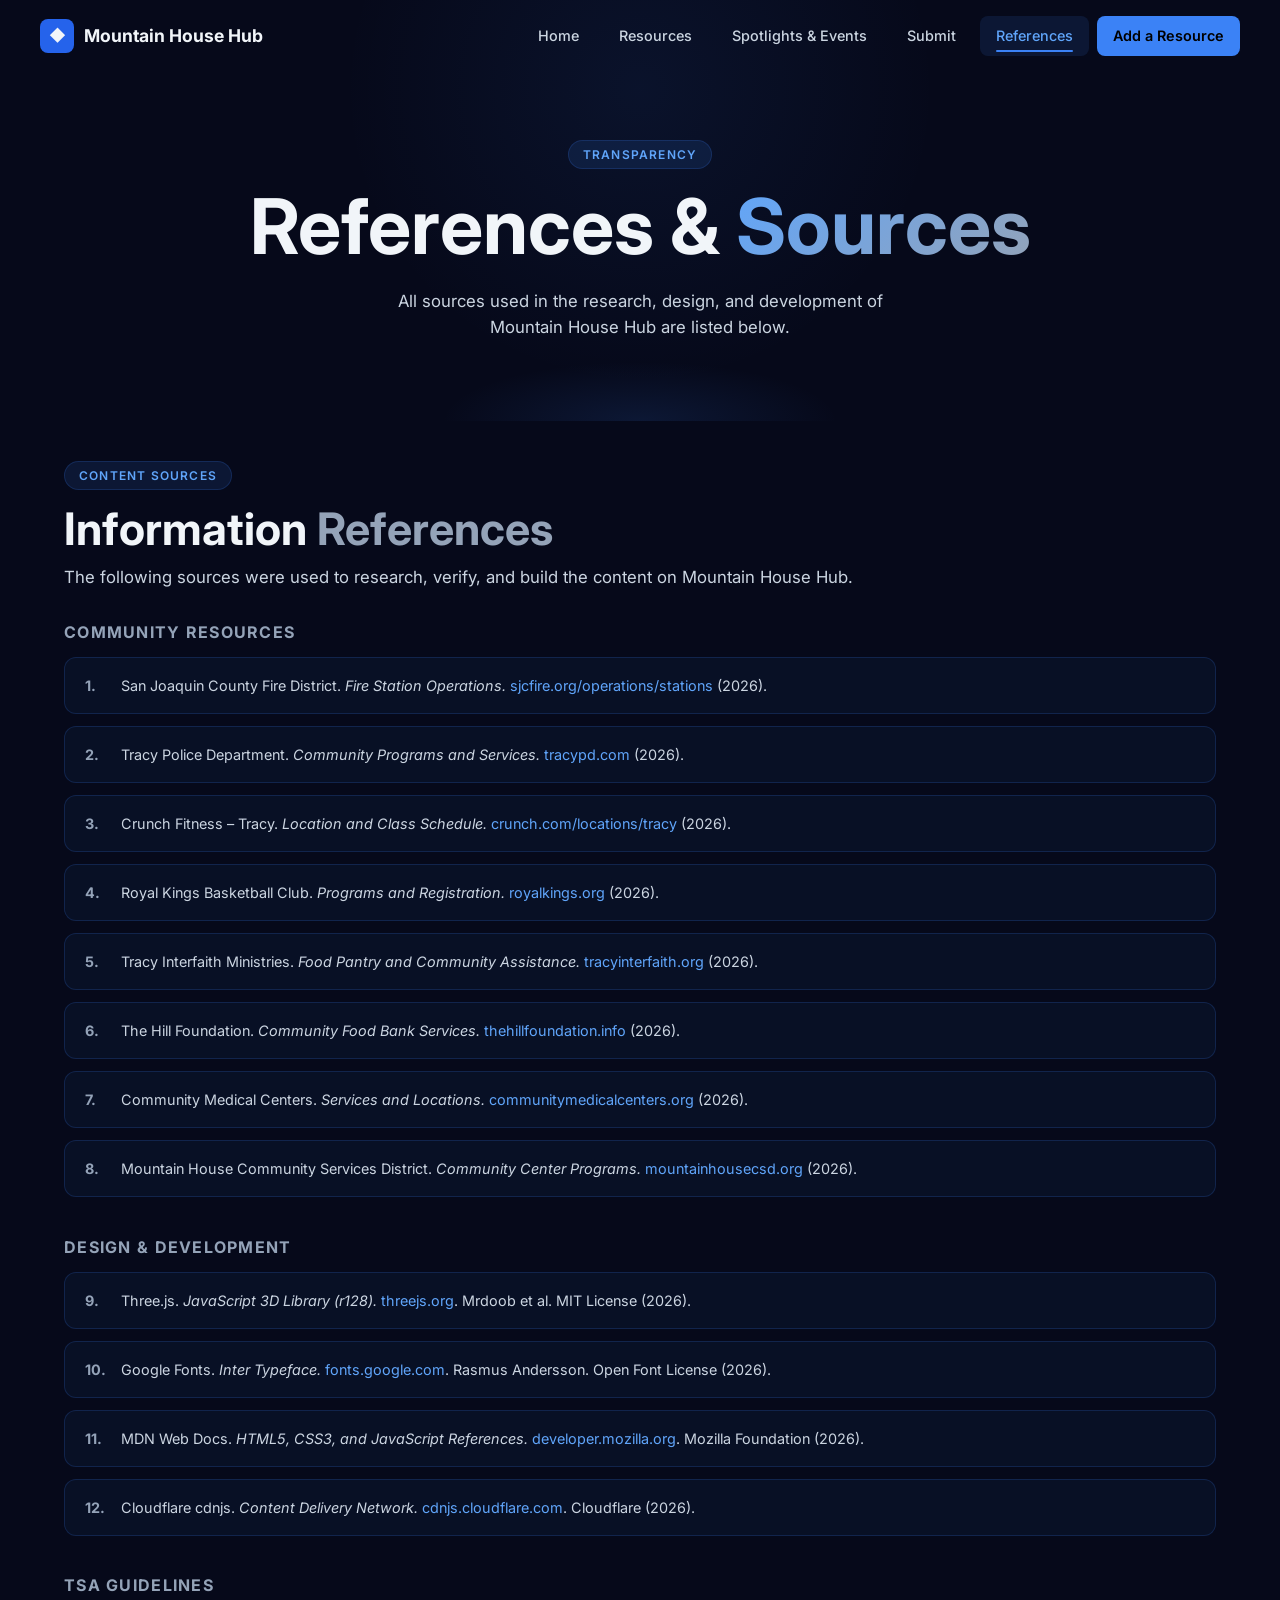
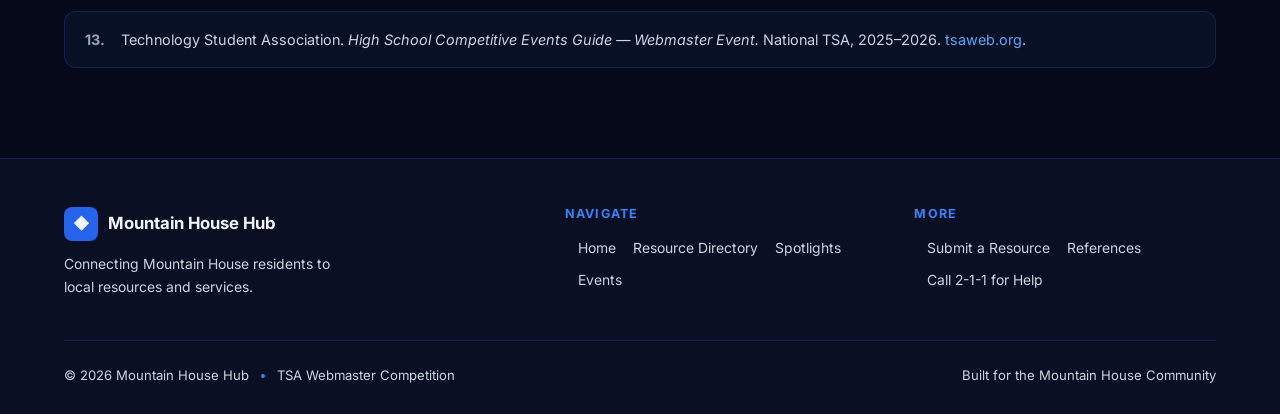
<file: references.html>
<!DOCTYPE html>
<html lang="en">
<head>
  <meta charset="UTF-8" />
  <meta name="viewport" content="width=device-width, initial-scale=1.0" />
  <title>References — Mountain House Hub</title>
  <meta name="description" content="Sources and references used in the creation of Mountain House Hub, including a Student Copyright Checklist and Work Log." />
  <link rel="preconnect" href="https://fonts.googleapis.com" />
  <link href="https://fonts.googleapis.com/css2?family=Inter:wght@400;500;600;700;800&display=swap" rel="stylesheet" />
  <link rel="stylesheet" href="css/styles.css" />
</head>
<body>
  <div id="page-transition"></div>
  <div id="scroll-progress"></div>

  <!-- ── NAV ───────────────────────────────────────────── -->
  <nav class="navbar scrolled">
    <div class="nav-container">
      <a href="index.html" class="nav-logo">
        <span class="logo-icon">◆</span>
        Mountain House Hub
      </a>
      <div class="nav-links" id="navLinks">
        <a href="index.html">Home</a>
        <a href="directory.html">Resources</a>
        <a href="spotlights.html">Spotlights & Events</a>
        <a href="submit.html">Submit</a>
        <a href="references.html" class="active">References</a>
        <a href="submit.html" class="nav-cta btn">Add a Resource</a>
      </div>
      <button class="nav-toggle" id="navToggle" aria-label="Menu">☰</button>
    </div>
  </nav>

  <!-- ── PAGE HERO ─────────────────────────────────────── -->
  <div class="page-hero">
    <div class="container">
      <span class="section-tag">Transparency</span>
      <h1>References &amp; <span class="gradient-text">Sources</span></h1>
      <p>All sources used in the research, design, and development of Mountain House Hub are listed below.</p>
    </div>
  </div>

  <!-- ── SOURCES ────────────────────────────────────────── -->
  <section class="section" style="padding-top:40px;">
    <div class="container">
      <div class="section-header reveal" style="text-align:left; margin-bottom:32px;">
        <span class="section-tag">Content Sources</span>
        <h2>Information <span class="gold-text">References</span></h2>
        <p style="margin:8px 0 0; max-width:100%;">The following sources were used to research, verify, and build the content on Mountain House Hub.</p>
      </div>

      <!-- Content Sources -->
      <h3 style="font-size:1rem; color:var(--gold); text-transform:uppercase; letter-spacing:0.08em; margin-bottom:16px; font-weight:700;">Community Resources</h3>
      <ul class="ref-list reveal" style="margin-bottom:40px;">
        <li class="ref-item"><span class="ref-num">1.</span><span class="ref-text">San Joaquin County Fire District. <em>Fire Station Operations.</em> <a href="https://www.sjcfire.org/operations/stations" target="_blank">sjcfire.org/operations/stations</a> (2026).</span></li>
        <li class="ref-item"><span class="ref-num">2.</span><span class="ref-text">Tracy Police Department. <em>Community Programs and Services.</em> <a href="https://tracypd.com/" target="_blank">tracypd.com</a> (2026).</span></li>
        <li class="ref-item"><span class="ref-num">3.</span><span class="ref-text">Crunch Fitness – Tracy. <em>Location and Class Schedule.</em> <a href="https://www.crunch.com/locations/tracy" target="_blank">crunch.com/locations/tracy</a> (2026).</span></li>
        <li class="ref-item"><span class="ref-num">4.</span><span class="ref-text">Royal Kings Basketball Club. <em>Programs and Registration.</em> <a href="http://www.royalkings.org/home.html" target="_blank">royalkings.org</a> (2026).</span></li>
        <li class="ref-item"><span class="ref-num">5.</span><span class="ref-text">Tracy Interfaith Ministries. <em>Food Pantry and Community Assistance.</em> <a href="https://tracyinterfaith.org" target="_blank">tracyinterfaith.org</a> (2026).</span></li>
        <li class="ref-item"><span class="ref-num">6.</span><span class="ref-text">The Hill Foundation. <em>Community Food Bank Services.</em> <a href="http://thehillfoundation.info" target="_blank">thehillfoundation.info</a> (2026).</span></li>
        <li class="ref-item"><span class="ref-num">7.</span><span class="ref-text">Community Medical Centers. <em>Services and Locations.</em> <a href="https://www.communitymedicalcenters.org" target="_blank">communitymedicalcenters.org</a> (2026).</span></li>
        <li class="ref-item"><span class="ref-num">8.</span><span class="ref-text">Mountain House Community Services District. <em>Community Center Programs.</em> <a href="https://www.mountainhousecsd.org" target="_blank">mountainhousecsd.org</a> (2026).</span></li>
      </ul>

      <h3 style="font-size:1rem; color:var(--gold); text-transform:uppercase; letter-spacing:0.08em; margin-bottom:16px; font-weight:700;">Design & Development</h3>
      <ul class="ref-list reveal" style="margin-bottom:40px;">
        <li class="ref-item"><span class="ref-num">9.</span><span class="ref-text">Three.js. <em>JavaScript 3D Library (r128).</em> <a href="https://threejs.org" target="_blank">threejs.org</a>. Mrdoob et al. MIT License (2026).</span></li>
        <li class="ref-item"><span class="ref-num">10.</span><span class="ref-text">Google Fonts. <em>Inter Typeface.</em> <a href="https://fonts.google.com/specimen/Inter" target="_blank">fonts.google.com</a>. Rasmus Andersson. Open Font License (2026).</span></li>
        <li class="ref-item"><span class="ref-num">11.</span><span class="ref-text">MDN Web Docs. <em>HTML5, CSS3, and JavaScript References.</em> <a href="https://developer.mozilla.org" target="_blank">developer.mozilla.org</a>. Mozilla Foundation (2026).</span></li>
        <li class="ref-item"><span class="ref-num">12.</span><span class="ref-text">Cloudflare cdnjs. <em>Content Delivery Network.</em> <a href="https://cdnjs.cloudflare.com" target="_blank">cdnjs.cloudflare.com</a>. Cloudflare (2026).</span></li>
      </ul>

      <h3 style="font-size:1rem; color:var(--gold); text-transform:uppercase; letter-spacing:0.08em; margin-bottom:16px; font-weight:700;">TSA Guidelines</h3>
      <ul class="ref-list reveal">
        <li class="ref-item"><span class="ref-num">13.</span><span class="ref-text">Technology Student Association. <em>High School Competitive Events Guide — Webmaster Event.</em> National TSA, 2025–2026. <a href="https://tsaweb.org" target="_blank">tsaweb.org</a>.</span></li>
      </ul>
    </div>
  </section>

  <!-- ── FOOTER ─────────────────────────────────────────── -->
  <footer class="footer">
    <div class="container">
      <div class="footer-inner">
        <div>
          <div class="footer-brand"><span class="logo-icon">◆</span> Mountain House Hub</div>
          <p class="footer-desc">Connecting Mountain House residents to local resources and services.</p>
        </div>
        <div class="footer-col">
          <h4>Navigate</h4>
          <a href="index.html">Home</a>
          <a href="directory.html">Resource Directory</a>
          <a href="spotlights.html">Spotlights</a>
          <a href="events.html">Events</a>
        </div>
        <div class="footer-col">
          <h4>More</h4>
          <a href="submit.html">Submit a Resource</a>
          <a href="references.html">References</a>
          <a href="tel:211">Call 2-1-1 for Help</a>
        </div>
      </div>
      <div class="footer-bottom">
        <span>© 2026 Mountain House Hub <span class="footer-dot"></span> TSA Webmaster Competition</span>
        <span>Built for the Mountain House Community</span>
      </div>
    </div>
  </footer>

  <script src="js/main.js"></script>
</body>
</html>
</file>
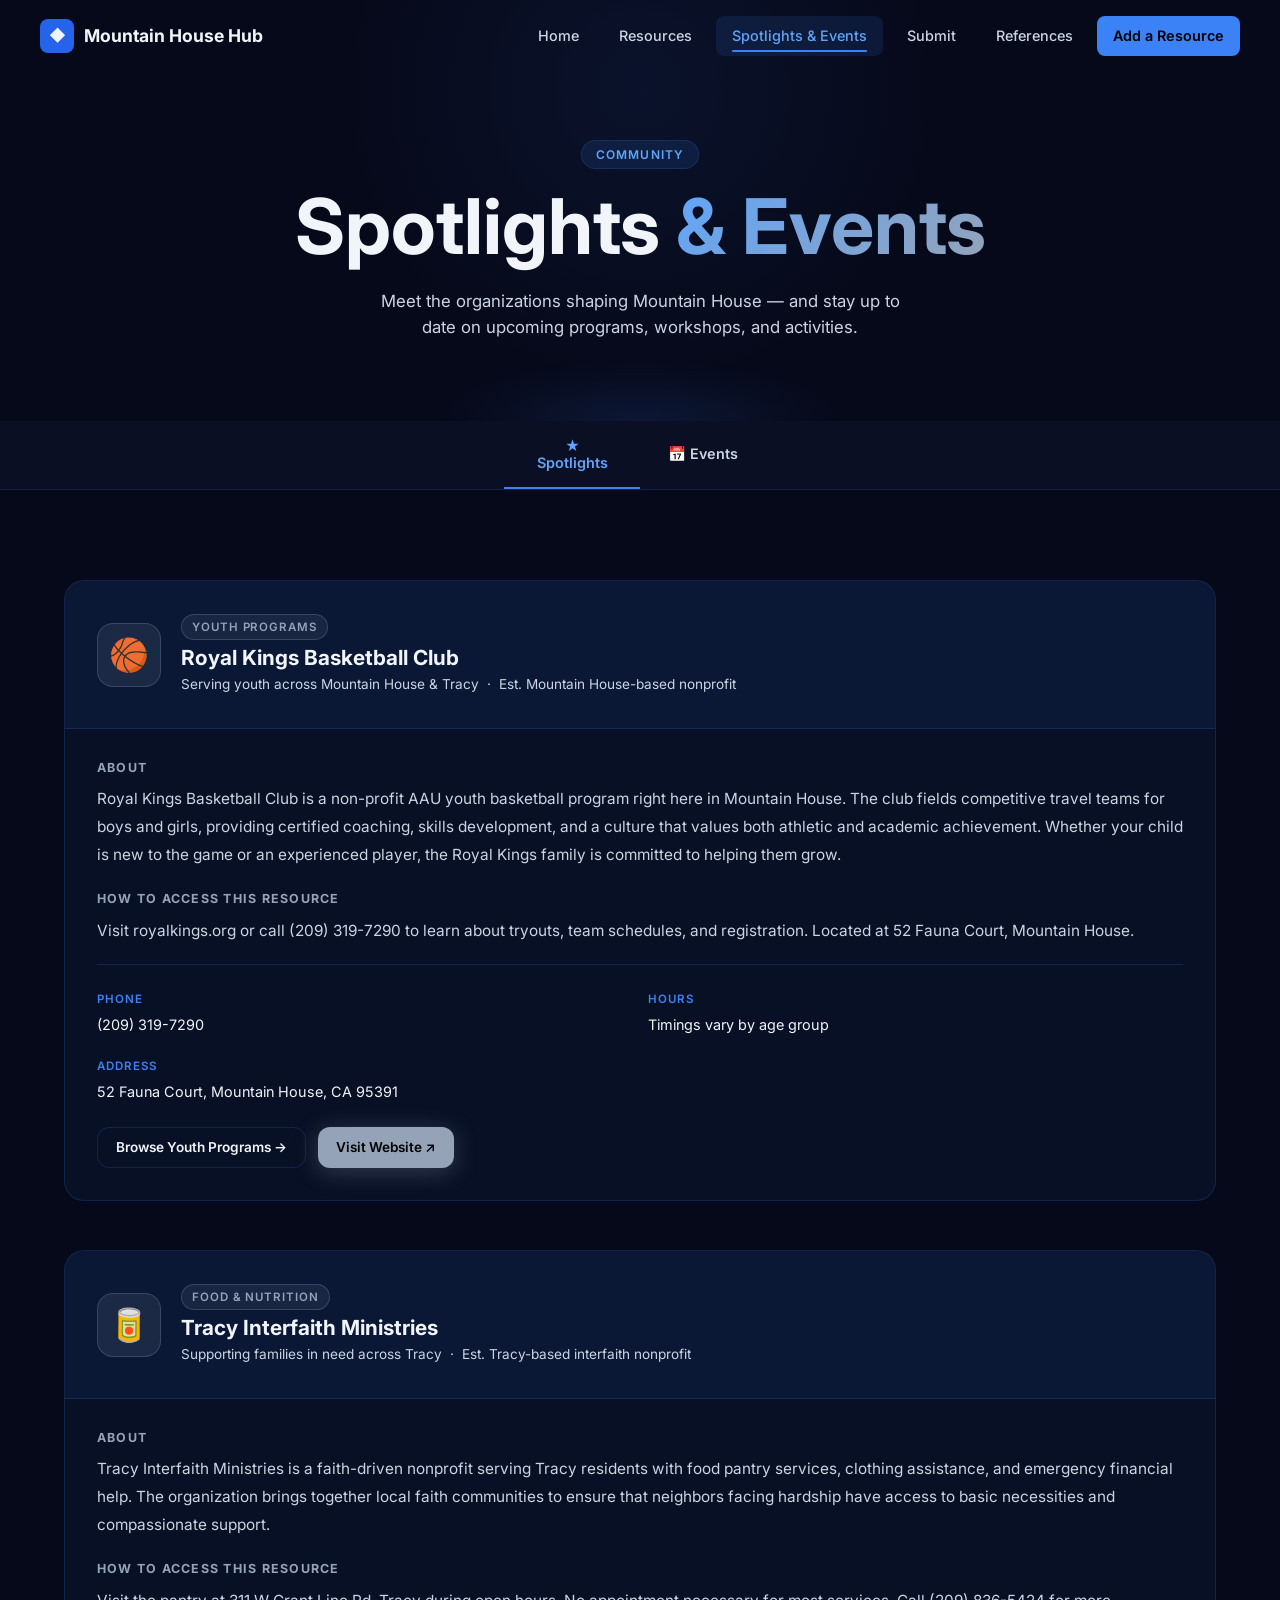
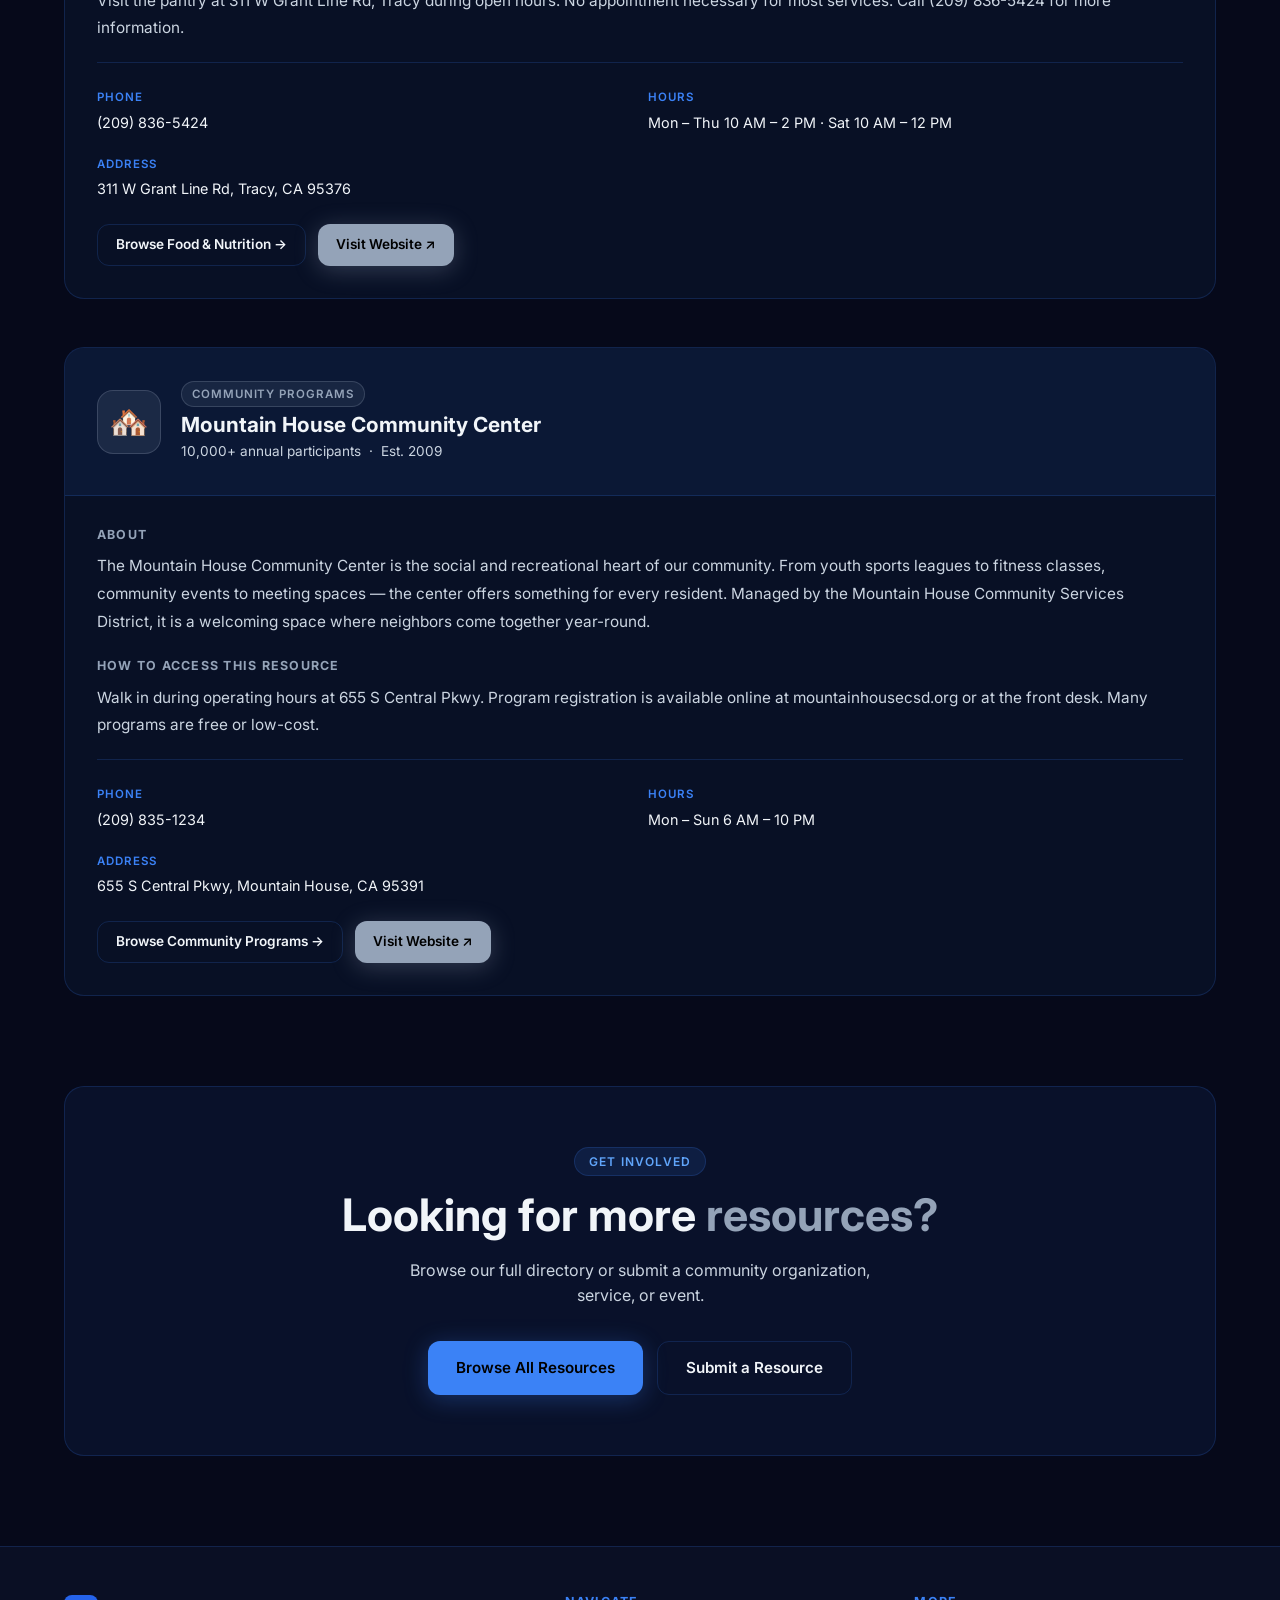
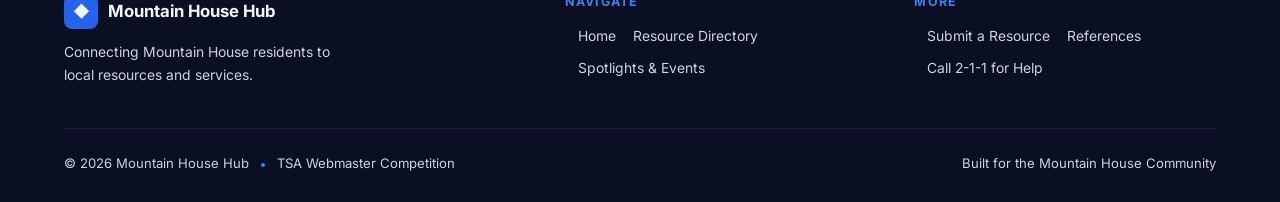
<file: spotlights.html>
<!DOCTYPE html>
<html lang="en">
<head>
  <meta charset="UTF-8" />
  <meta name="viewport" content="width=device-width, initial-scale=1.0" />
  <title>Spotlights & Events — Mountain House Hub</title>
  <meta name="description" content="Featured community organizations and upcoming events in Mountain House, CA." />
  <link rel="preconnect" href="https://fonts.googleapis.com" />
  <link href="https://fonts.googleapis.com/css2?family=Inter:wght@400;500;600;700;800&display=swap" rel="stylesheet" />
  <link rel="stylesheet" href="css/styles.css" />
  <style>
    .tab-bar {
      display: flex;
      gap: 0;
      background: var(--bg2);
      border-bottom: 1px solid var(--border);
      position: sticky;
      top: 72px;
      z-index: 100;
    }
    .tab-btn {
      flex: 1;
      max-width: 220px;
      padding: 16px 28px;
      background: transparent;
      border: none;
      border-bottom: 2px solid transparent;
      color: var(--text-muted);
      font-size: 0.9rem;
      font-weight: 600;
      font-family: inherit;
      cursor: pointer;
      transition: color 0.2s, border-color 0.2s;
      display: flex;
      align-items: center;
      gap: 8px;
    }
    .tab-btn:hover { color: var(--text); }
    .tab-btn.active {
      color: var(--green-light);
      border-bottom-color: var(--green);
    }
    .tab-panel { display: none; }
    .tab-panel.active { display: block; }
  </style>
</head>
<body>
  <div id="page-transition"></div>
  <div id="scroll-progress"></div>

  <!-- ── NAV ───────────────────────────────────────────── -->
  <nav class="navbar scrolled">
    <div class="nav-container">
      <a href="index.html" class="nav-logo">
        <span class="logo-icon">◆</span>
        Mountain House Hub
      </a>
      <div class="nav-links" id="navLinks">
        <a href="index.html">Home</a>
        <a href="directory.html">Resources</a>
        <a href="spotlights.html" class="active">Spotlights & Events</a>
        <a href="submit.html">Submit</a>
        <a href="references.html">References</a>
        <a href="submit.html" class="nav-cta btn">Add a Resource</a>
      </div>
      <button class="nav-toggle" id="navToggle" aria-label="Menu">☰</button>
    </div>
  </nav>

  <!-- ── PAGE HERO ─────────────────────────────────────── -->
  <div class="page-hero">
    <div class="container">
      <span class="section-tag">Community</span>
      <h1>Spotlights <span class="gradient-text">&amp; Events</span></h1>
      <p>Meet the organizations shaping Mountain House — and stay up to date on upcoming programs, workshops, and activities.</p>
    </div>
  </div>

  <!-- ── TAB BAR ───────────────────────────────────────── -->
  <div class="tab-bar">
    <div class="container" style="display:flex; padding-top:0; padding-bottom:0;">
      <button class="tab-btn active" id="tab-spotlights" onclick="switchTab('spotlights')">
        ★ Spotlights
      </button>
      <button class="tab-btn" id="tab-events" onclick="switchTab('events')">
        📅 Events
      </button>
    </div>
  </div>

  <!-- ── SPOTLIGHTS PANEL ──────────────────────────────── -->
  <div class="tab-panel active" id="panel-spotlights">
    <section class="section">
      <div class="container" style="display:flex; flex-direction:column; gap:48px;" id="spotlightsContainer"></div>
    </section>
  </div>

  <!-- ── EVENTS PANEL ──────────────────────────────────── -->
  <div class="tab-panel" id="panel-events">
    <section class="section" style="padding-top:40px;">
      <div class="container">

        <!-- May -->
        <div style="display:flex; align-items:center; gap:16px; margin-bottom:28px;" class="reveal">
          <h2 style="font-size:1.3rem; color:var(--gold);">May 2026</h2>
          <div style="flex:1; height:1px; background:var(--border);"></div>
        </div>
        <div style="display:flex; flex-direction:column; gap:14px; margin-bottom:56px;" id="mayEvents"></div>

        <!-- June -->
        <div style="display:flex; align-items:center; gap:16px; margin-bottom:28px;" class="reveal">
          <h2 style="font-size:1.3rem; color:var(--gold);">June 2026</h2>
          <div style="flex:1; height:1px; background:var(--border);"></div>
        </div>
        <div style="display:flex; flex-direction:column; gap:14px; margin-bottom:56px;" id="juneEvents"></div>

        <!-- Recurring -->
        <div style="display:flex; align-items:center; gap:16px; margin-bottom:28px;" class="reveal">
          <h2 style="font-size:1.3rem; color:var(--green);">Recurring Programs</h2>
          <div style="flex:1; height:1px; background:var(--border);"></div>
        </div>
        <div class="grid-3" id="recurringPrograms"></div>

      </div>
    </section>
  </div>

  <!-- ── CTA ───────────────────────────────────────────── -->
  <section style="padding:0 0 90px;">
    <div class="container">
      <div class="cta-banner reveal">
        <span class="section-tag">Get Involved</span>
        <h2>Looking for more <span class="gold-text">resources?</span></h2>
        <p>Browse our full directory or submit a community organization, service, or event.</p>
        <div class="btn-row">
          <a href="directory.html" class="btn btn-primary">Browse All Resources</a>
          <a href="submit.html" class="btn btn-outline">Submit a Resource</a>
        </div>
      </div>
    </div>
  </section>

  <!-- ── FOOTER ─────────────────────────────────────────── -->
  <footer class="footer">
    <div class="container">
      <div class="footer-inner">
        <div>
          <div class="footer-brand"><span class="logo-icon">◆</span> Mountain House Hub</div>
          <p class="footer-desc">Connecting Mountain House residents to local resources and services.</p>
        </div>
        <div class="footer-col">
          <h4>Navigate</h4>
          <a href="index.html">Home</a>
          <a href="directory.html">Resource Directory</a>
          <a href="spotlights.html">Spotlights & Events</a>
        </div>
        <div class="footer-col">
          <h4>More</h4>
          <a href="submit.html">Submit a Resource</a>
          <a href="references.html">References</a>
          <a href="tel:211">Call 2-1-1 for Help</a>
        </div>
      </div>
      <div class="footer-bottom">
        <span>© 2026 Mountain House Hub <span class="footer-dot"></span> TSA Webmaster Competition</span>
        <span>Built for the Mountain House Community</span>
      </div>
    </div>
  </footer>

  <!-- ── SCRIPTS ────────────────────────────────────────── -->
  <script src="js/resources.js"></script>
  <script src="js/main.js"></script>
  <script>
    /* ── Tab switcher ── */
    function switchTab(name) {
      document.querySelectorAll('.tab-btn').forEach(b => b.classList.remove('active'));
      document.querySelectorAll('.tab-panel').forEach(p => p.classList.remove('active'));
      document.getElementById('tab-' + name).classList.add('active');
      document.getElementById('panel-' + name).classList.add('active');
      history.replaceState(null, '', '#' + name);
      /* Re-trigger reveal on newly visible panel */
      document.querySelectorAll('#panel-' + name + ' .reveal').forEach(el => {
        if (!el.classList.contains('visible')) {
          requestAnimationFrame(() => el.classList.add('visible'));
        }
      });
    }

    /* ── Open correct tab from URL hash ── */
    const hash = location.hash.replace('#', '');
    if (hash === 'events') switchTab('events');

    /* ── Render spotlights ── */
    const container = document.getElementById('spotlightsContainer');
    const featured  = RESOURCES.filter(r => r.featured);
    featured.forEach((r, i) => {
      const s = r.spotlight;
      container.innerHTML += `
        <div class="spotlight-card reveal reveal-delay-${i + 1}" id="spotlight-${r.id}">
          <div class="spotlight-header">
            <div class="spotlight-icon-wrap">${r.icon}</div>
            <div>
              <span class="resource-category">${r.category}</span>
              <h2 class="spotlight-title" style="margin-top:6px;">${r.name}</h2>
              <p style="font-size:0.85rem; color:var(--text-muted); margin-top:4px;">${s.impact} &nbsp;·&nbsp; Est. ${s.founded}</p>
            </div>
          </div>
          <div class="spotlight-body">
            <h3 style="color:var(--gold); font-size:0.78rem; text-transform:uppercase; letter-spacing:0.1em; margin-bottom:10px; font-weight:700;">About</h3>
            <p style="color:var(--text-muted); line-height:1.8; font-size:0.96rem;">${s.about}</p>
            <h3 style="color:var(--gold); font-size:0.78rem; text-transform:uppercase; letter-spacing:0.1em; margin:24px 0 10px; font-weight:700;">How to Access This Resource</h3>
            <p style="color:var(--text-muted); line-height:1.8; font-size:0.96rem;">${s.howToAccess}</p>
            <div class="spotlight-detail">
              <div class="detail-item">
                <label>Phone</label>
                <p>${r.phone}</p>
              </div>
              <div class="detail-item">
                <label>Hours</label>
                <p>${r.hours}</p>
              </div>
              <div class="detail-item" style="grid-column:1/-1;">
                <label>Address</label>
                <p>${r.address}</p>
              </div>
            </div>
            <div style="margin-top:24px; display:flex; gap:12px; flex-wrap:wrap;">
              <a href="directory.html?cat=${encodeURIComponent(r.category)}" class="btn btn-outline btn-sm">Browse ${r.category} →</a>
              <a href="${r.website}" class="btn btn-gold btn-sm">Visit Website ↗</a>
            </div>
          </div>
        </div>`;
    });

    /* ── Events data ── */
    const mayEvents = [
      { day:'3',  name:'Tracy Interfaith Ministries Food Pantry',    loc:'311 W Grant Line Rd, Tracy',       time:'10:00 AM – 2:00 PM', badge:'badge-free', label:'Free', icon:'🥫', desc:'Monthly food pantry and clothing assistance open to all residents in need. No appointment required.' },
      { day:'8',  name:'Community Safety & CPR Training',            loc:'Tracy Fire Department, Tracy',     time:'10:00 AM – 12:00 PM',badge:'badge-free', label:'Free', icon:'🚒', desc:'Free CPR/first aid certification workshop hosted by the Tracy Fire Department. Open to all ages.' },
      { day:'10', name:'Royal Kings Basketball Tryouts',             loc:'52 Fauna Court, Mountain House',   time:'10:00 AM – 1:00 PM', badge:'badge-free', label:'Free', icon:'🏀', desc:'Open tryouts for boys and girls youth travel basketball teams. All skill levels welcome.' },
      { day:'15', name:'Community Health Screening',                 loc:'Community Medical Centers, Tracy', time:'9:00 AM – 12:00 PM', badge:'badge-free', label:'Free', icon:'⚕️', desc:'Free blood pressure, glucose, and BMI screenings by Community Medical Centers. No appointment needed.' },
      { day:'17', name:'Mountain House Community Center Spring Fair', loc:'655 S Central Pkwy, Mountain House',time:'11:00 AM – 3:00 PM',badge:'badge-free', label:'Free', icon:'🏘️', desc:'Annual spring community fair with activities, program sign-ups, and resources for all residents.' },
      { day:'22', name:'Neighborhood Watch Info Night',              loc:'1000 Civic Center Dr, Tracy',      time:'6:00 PM – 8:00 PM',  badge:'badge-free', label:'Free', icon:'🚔', desc:'Learn how to start or join a neighborhood watch program. Hosted by the Tracy Police Department.' },
      { day:'29', name:'Hill Foundation Food Bank Distribution',     loc:'11176 W Larch Rd, Tracy',          time:'9:00 AM – 4:30 PM',  badge:'badge-free', label:'Free', icon:'🛒', desc:'Weekly grocery distribution for low-income residents. Non-perishable donations also accepted.' },
    ];

    const juneEvents = [
      { day:'5',  name:'Crunch Fitness Community Open House',        loc:'1975 W 11th St, Tracy',            time:'8:00 AM – 12:00 PM', badge:'badge-free', label:'Free',         icon:'🏋️', desc:'Free trial classes and tours at Crunch Fitness Tracy. Try group fitness, strength training, and more.' },
      { day:'7',  name:'Royal Kings Summer Basketball Camp Kickoff', loc:'Mountain House, CA 95391',         time:'9:00 AM – 12:00 PM', badge:'badge-reg',  label:'Registration',  icon:'🏀', desc:'Kick off summer with the Royal Kings! Skills clinics and team activities for all registered players.' },
      { day:'12', name:'Tracy Interfaith Clothing Drive',            loc:'311 W Grant Line Rd, Tracy',       time:'10:00 AM – 2:00 PM', badge:'badge-free', label:'Free',         icon:'🥫', desc:'Drop off or pick up clothing and household items. Emergency assistance also available during this event.' },
      { day:'21', name:'Hill Foundation Food Bank Distribution',     loc:'11176 W Larch Rd, Tracy',          time:'9:00 AM – 4:30 PM',  badge:'badge-free', label:'Free',         icon:'🛒', desc:'Monthly food bank distribution. All low-income residents welcome. Bring a bag or box.' },
      { day:'28', name:'Community Safety Fair',                      loc:'Mountain House Community Center',  time:'11:00 AM – 3:00 PM', badge:'badge-free', label:'Free',         icon:'🚒', desc:'Tracy Fire & Police departments host a summer safety fair with demonstrations, resources, and giveaways.' },
    ];

    const recurring = [
      { icon:'🥫', name:'Tracy Interfaith Food Pantry',    freq:'Mon – Thu & Sat', time:'10AM – 2PM',  loc:'311 W Grant Line Rd, Tracy',        color:'var(--green)' },
      { icon:'🛒', name:'Hill Foundation Food Bank',       freq:'Every Wednesday', time:'9AM – 4:30PM',loc:'11176 W Larch Rd, Tracy',            color:'var(--green)' },
      { icon:'🏀', name:'Royal Kings Basketball Practice', freq:'Varies by team',  time:'See website', loc:'Mountain House, CA 95391',           color:'var(--gold)'  },
      { icon:'🏋️', name:'Crunch Fitness Group Classes',   freq:'Daily',           time:'4AM – 11PM',  loc:'1975 W 11th St, Tracy',              color:'var(--gold)'  },
      { icon:'⚕️', name:'Community Medical Centers',      freq:'Mon – Fri',       time:'8AM – 5PM',   loc:'Multiple locations, Tracy & Stockton',color:'var(--green)' },
      { icon:'🏘️', name:'Mountain House Community Center',freq:'Daily',           time:'6AM – 10PM',  loc:'655 S Central Pkwy, Mountain House',  color:'var(--gold)'  },
    ];

    function renderEvents(events, containerId, monthLabel) {
      const el = document.getElementById(containerId);
      events.forEach((ev, i) => {
        el.innerHTML += `
          <div class="event-card reveal reveal-delay-${(i % 4) + 1}">
            <div class="event-date">
              <div class="event-month">${monthLabel}</div>
              <div class="event-day">${ev.day}</div>
            </div>
            <div>
              <div class="event-name">${ev.icon} ${ev.name}</div>
              <div class="event-meta">🕒 ${ev.time} &nbsp;·&nbsp; 📍 ${ev.loc}</div>
              <div class="event-meta" style="margin-top:4px; font-size:0.8rem;">${ev.desc}</div>
            </div>
            <span class="event-badge ${ev.badge}">${ev.label}</span>
          </div>`;
      });
    }

    renderEvents(mayEvents,  'mayEvents',  'MAY');
    renderEvents(juneEvents, 'juneEvents', 'JUN');

    const recContainer = document.getElementById('recurringPrograms');
    recurring.forEach((p, i) => {
      recContainer.innerHTML += `
        <div class="card reveal reveal-delay-${(i % 3) + 1}" style="border-color:rgba(${p.color === 'var(--green)' ? '59,130,246' : '148,163,184'},0.2);">
          <div style="font-size:1.8rem; margin-bottom:12px;">${p.icon}</div>
          <h3 style="font-size:1rem; margin-bottom:4px;">${p.name}</h3>
          <p style="font-size:0.82rem; color:${p.color}; font-weight:600;">${p.freq} · ${p.time}</p>
          <p style="font-size:0.82rem; margin-top:6px;">📍 ${p.loc}</p>
        </div>`;
    });
  </script>
</body>
</html>
</file>
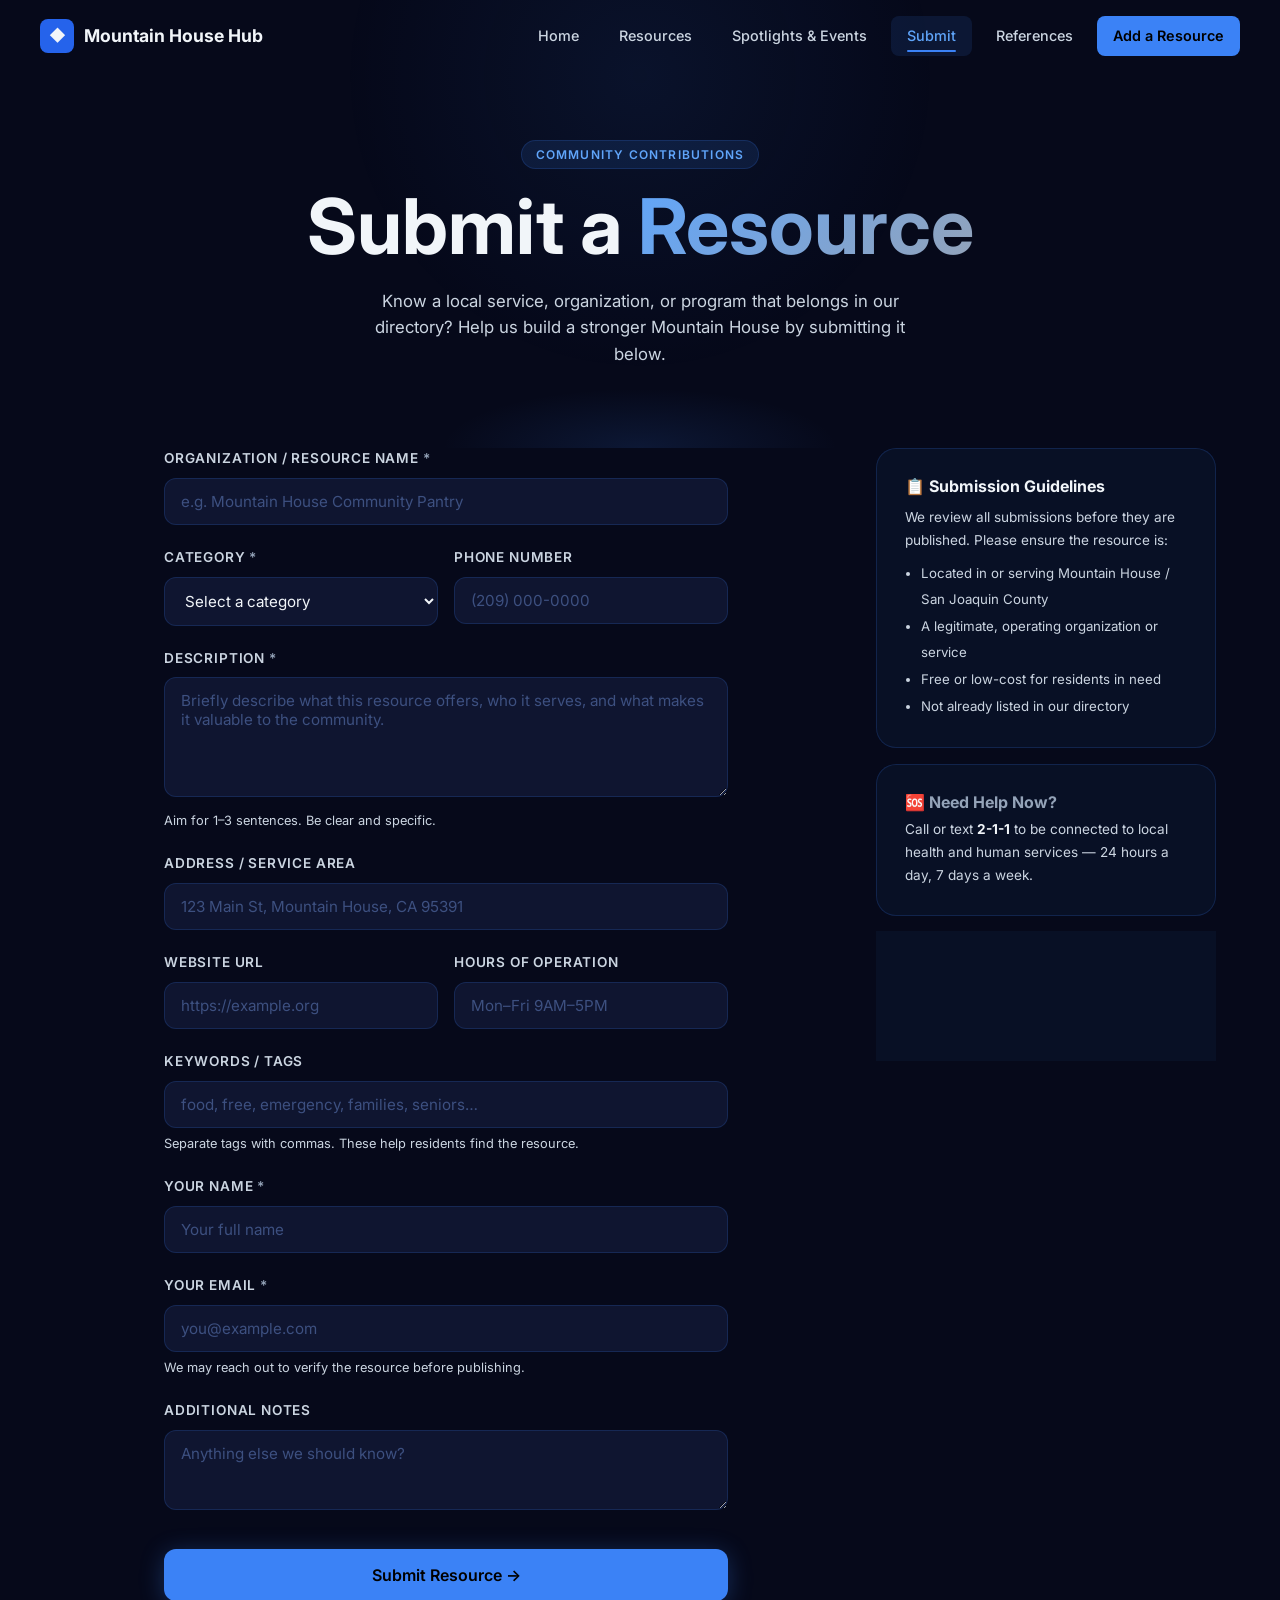
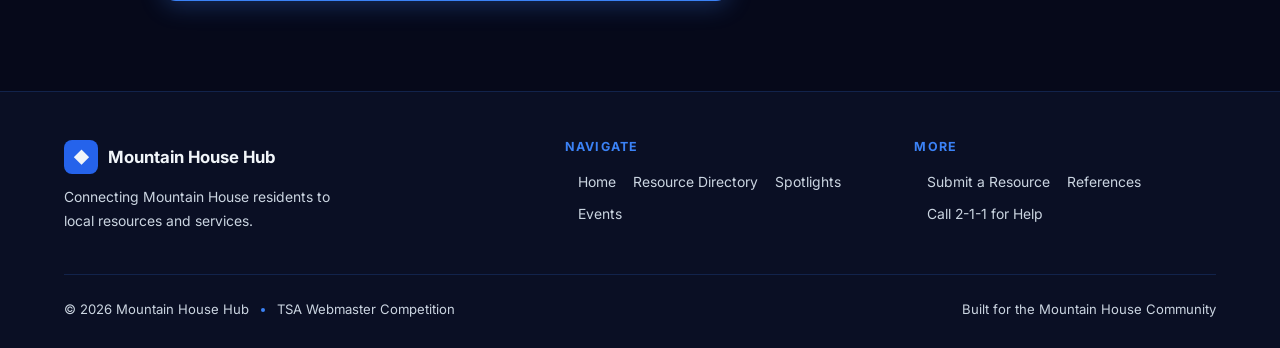
<file: submit.html>
<!DOCTYPE html>
<html lang="en">
<head>
  <meta charset="UTF-8" />
  <meta name="viewport" content="width=device-width, initial-scale=1.0" />
  <title>Submit a Resource — Mountain House Hub</title>
  <meta name="description" content="Know a community resource that should be listed on Mountain House Hub? Submit it here and help your neighbors find the support they need." />
  <link rel="preconnect" href="https://fonts.googleapis.com" />
  <link href="https://fonts.googleapis.com/css2?family=Inter:wght@400;500;600;700;800&display=swap" rel="stylesheet" />
  <link rel="stylesheet" href="css/styles.css" />
</head>
<body>
  <div id="page-transition"></div>
  <div id="scroll-progress"></div>

  <!-- ── NAV ───────────────────────────────────────────── -->
  <nav class="navbar scrolled">
    <div class="nav-container">
      <a href="index.html" class="nav-logo">
        <span class="logo-icon">◆</span>
        Mountain House Hub
      </a>
      <div class="nav-links" id="navLinks">
        <a href="index.html">Home</a>
        <a href="directory.html">Resources</a>
        <a href="spotlights.html">Spotlights & Events</a>
        <a href="submit.html" class="active">Submit</a>
        <a href="references.html">References</a>
        <a href="submit.html" class="nav-cta btn">Add a Resource</a>
      </div>
      <button class="nav-toggle" id="navToggle" aria-label="Menu">☰</button>
    </div>
  </nav>

  <!-- ── PAGE HERO ─────────────────────────────────────── -->
  <div class="page-hero">
    <div class="container">
      <span class="section-tag">Community Contributions</span>
      <h1>Submit a <span class="gradient-text">Resource</span></h1>
      <p>Know a local service, organization, or program that belongs in our directory? Help us build a stronger Mountain House by submitting it below.</p>
    </div>
  </div>

  <!-- ── FORM ──────────────────────────────────────────── -->
  <section class="section" style="padding-top:0;">
    <div class="container">
      <div style="display:grid; grid-template-columns:1fr 340px; gap:48px; align-items:flex-start;" class="submit-layout">

        <!-- Form -->
        <div class="form-section" style="max-width:100%;">
          <form id="resourceForm" novalidate>

            <div class="form-group">
              <label>Organization / Resource Name <span>*</span></label>
              <input class="form-control" type="text" id="orgName" placeholder="e.g. Mountain House Community Pantry" required />
            </div>

            <div class="form-row">
              <div class="form-group">
                <label>Category <span>*</span></label>
                <select class="form-control" id="category" required>
                  <option value="" disabled selected>Select a category</option>
                  <option>Emergency Services</option>
                  <option>Food &amp; Nutrition</option>
                  <option>Health &amp; Fitness</option>
                  <option>Youth Programs</option>
                  <option>Healthcare</option>
                  <option>Community Programs</option>
                  <option>Other</option>
                </select>
              </div>
              <div class="form-group">
                <label>Phone Number</label>
                <input class="form-control" type="tel" id="phone" placeholder="(209) 000-0000" />
              </div>
            </div>

            <div class="form-group">
              <label>Description <span>*</span></label>
              <textarea class="form-control" id="description" placeholder="Briefly describe what this resource offers, who it serves, and what makes it valuable to the community." required></textarea>
              <p class="form-note">Aim for 1–3 sentences. Be clear and specific.</p>
            </div>

            <div class="form-group">
              <label>Address / Service Area</label>
              <input class="form-control" type="text" id="address" placeholder="123 Main St, Mountain House, CA 95391" />
            </div>

            <div class="form-row">
              <div class="form-group">
                <label>Website URL</label>
                <input class="form-control" type="url" id="website" placeholder="https://example.org" />
              </div>
              <div class="form-group">
                <label>Hours of Operation</label>
                <input class="form-control" type="text" id="hours" placeholder="Mon–Fri 9AM–5PM" />
              </div>
            </div>

            <div class="form-group">
              <label>Keywords / Tags</label>
              <input class="form-control" type="text" id="tags" placeholder="food, free, emergency, families, seniors…" />
              <p class="form-note">Separate tags with commas. These help residents find the resource.</p>
            </div>

            <div class="form-group">
              <label>Your Name <span>*</span></label>
              <input class="form-control" type="text" id="submitterName" placeholder="Your full name" required />
            </div>

            <div class="form-group">
              <label>Your Email <span>*</span></label>
              <input class="form-control" type="email" id="submitterEmail" placeholder="you@example.com" required />
              <p class="form-note">We may reach out to verify the resource before publishing.</p>
            </div>

            <div class="form-group">
              <label>Additional Notes</label>
              <textarea class="form-control" id="notes" placeholder="Anything else we should know?" style="min-height:80px;"></textarea>
            </div>

            <div class="form-submit">
              <button type="submit" class="btn btn-primary" style="width:100%; justify-content:center; font-size:1rem; padding:16px;">
                Submit Resource →
              </button>
            </div>

            <div class="success-banner" id="successBanner">
              ✅ Thank you! Your submission has been received. We'll review it and add it to the directory soon.
            </div>

            <div id="errorBanner" style="display:none; background:rgba(239,68,68,0.1); border:1px solid rgba(239,68,68,0.3); border-radius:12px; padding:16px 20px; margin-top:16px; color:#fca5a5; font-size:0.9rem;">
              ⚠ Please fill in all required fields (marked with <span style="color:var(--gold);">*</span>).
            </div>
          </form>
        </div>

        <!-- Sidebar info -->
        <div style="position:sticky; top:100px; display:flex; flex-direction:column; gap:16px;">
          <div class="card">
            <h3 style="font-size:1rem; margin-bottom:10px;">📋 Submission Guidelines</h3>
            <p style="font-size:0.85rem; line-height:1.7;">We review all submissions before they are published. Please ensure the resource is: </p>
            <ul style="margin-top:8px; padding-left:16px; color:var(--text-muted); font-size:0.83rem; line-height:2;">
              <li>Located in or serving Mountain House / San Joaquin County</li>
              <li>A legitimate, operating organization or service</li>
              <li>Free or low-cost for residents in need</li>
              <li>Not already listed in our directory</li>
            </ul>
          </div>
          <div class="card card-gold">
            <h3 style="font-size:1rem; margin-bottom:6px; color:var(--gold);">🆘 Need Help Now?</h3>
            <p style="font-size:0.85rem; line-height:1.7;">Call or text <strong style="color:var(--text);">2-1-1</strong> to be connected to local health and human services — 24 hours a day, 7 days a week.</p>
          </div>
          <div class="card">
            <h3 style="font-size:1rem; margin-bottom:6px;">Questions?</h3>
            <p style="font-size:0.85rem; line-height:1.7;">Browse our full <a href="directory.html" style="color:var(--green-light);">resource directory</a> or check our <a href="spotlights.html" style="color:var(--green-light);">spotlights</a> to see what's already listed.</p>
          </div>
        </div>

      </div>
    </div>
  </section>

  <!-- ── FOOTER ─────────────────────────────────────────── -->
  <footer class="footer">
    <div class="container">
      <div class="footer-inner">
        <div>
          <div class="footer-brand"><span class="logo-icon">◆</span> Mountain House Hub</div>
          <p class="footer-desc">Connecting Mountain House residents to local resources and services.</p>
        </div>
        <div class="footer-col">
          <h4>Navigate</h4>
          <a href="index.html">Home</a>
          <a href="directory.html">Resource Directory</a>
          <a href="spotlights.html">Spotlights</a>
          <a href="events.html">Events</a>
        </div>
        <div class="footer-col">
          <h4>More</h4>
          <a href="submit.html">Submit a Resource</a>
          <a href="references.html">References</a>
          <a href="tel:211">Call 2-1-1 for Help</a>
        </div>
      </div>
      <div class="footer-bottom">
        <span>© 2026 Mountain House Hub <span class="footer-dot"></span> TSA Webmaster Competition</span>
        <span>Built for the Mountain House Community</span>
      </div>
    </div>
  </footer>

  <!-- ── SCRIPTS ────────────────────────────────────────── -->
  <script src="js/main.js"></script>
  <script>
    // Responsive sidebar: stack on mobile
    const layout = document.querySelector('.submit-layout');
    function checkLayout() {
      if (window.innerWidth < 900) {
        layout.style.gridTemplateColumns = '1fr';
      } else {
        layout.style.gridTemplateColumns = '1fr 340px';
      }
    }
    checkLayout();
    window.addEventListener('resize', checkLayout);

    // Form submission
    document.getElementById('resourceForm').addEventListener('submit', function(e) {
      e.preventDefault();
      const required = ['orgName', 'category', 'description', 'submitterName', 'submitterEmail'];
      const allFilled = required.every(id => document.getElementById(id).value.trim());
      const errorBanner   = document.getElementById('errorBanner');
      const successBanner = document.getElementById('successBanner');

      if (!allFilled) {
        errorBanner.style.display = 'block';
        successBanner.style.display = 'none';
        return;
      }

      errorBanner.style.display = 'none';
      successBanner.style.display = 'block';
      this.reset();
      successBanner.scrollIntoView({ behavior: 'smooth', block: 'center' });
    });
  </script>
</body>
</html>
</file>
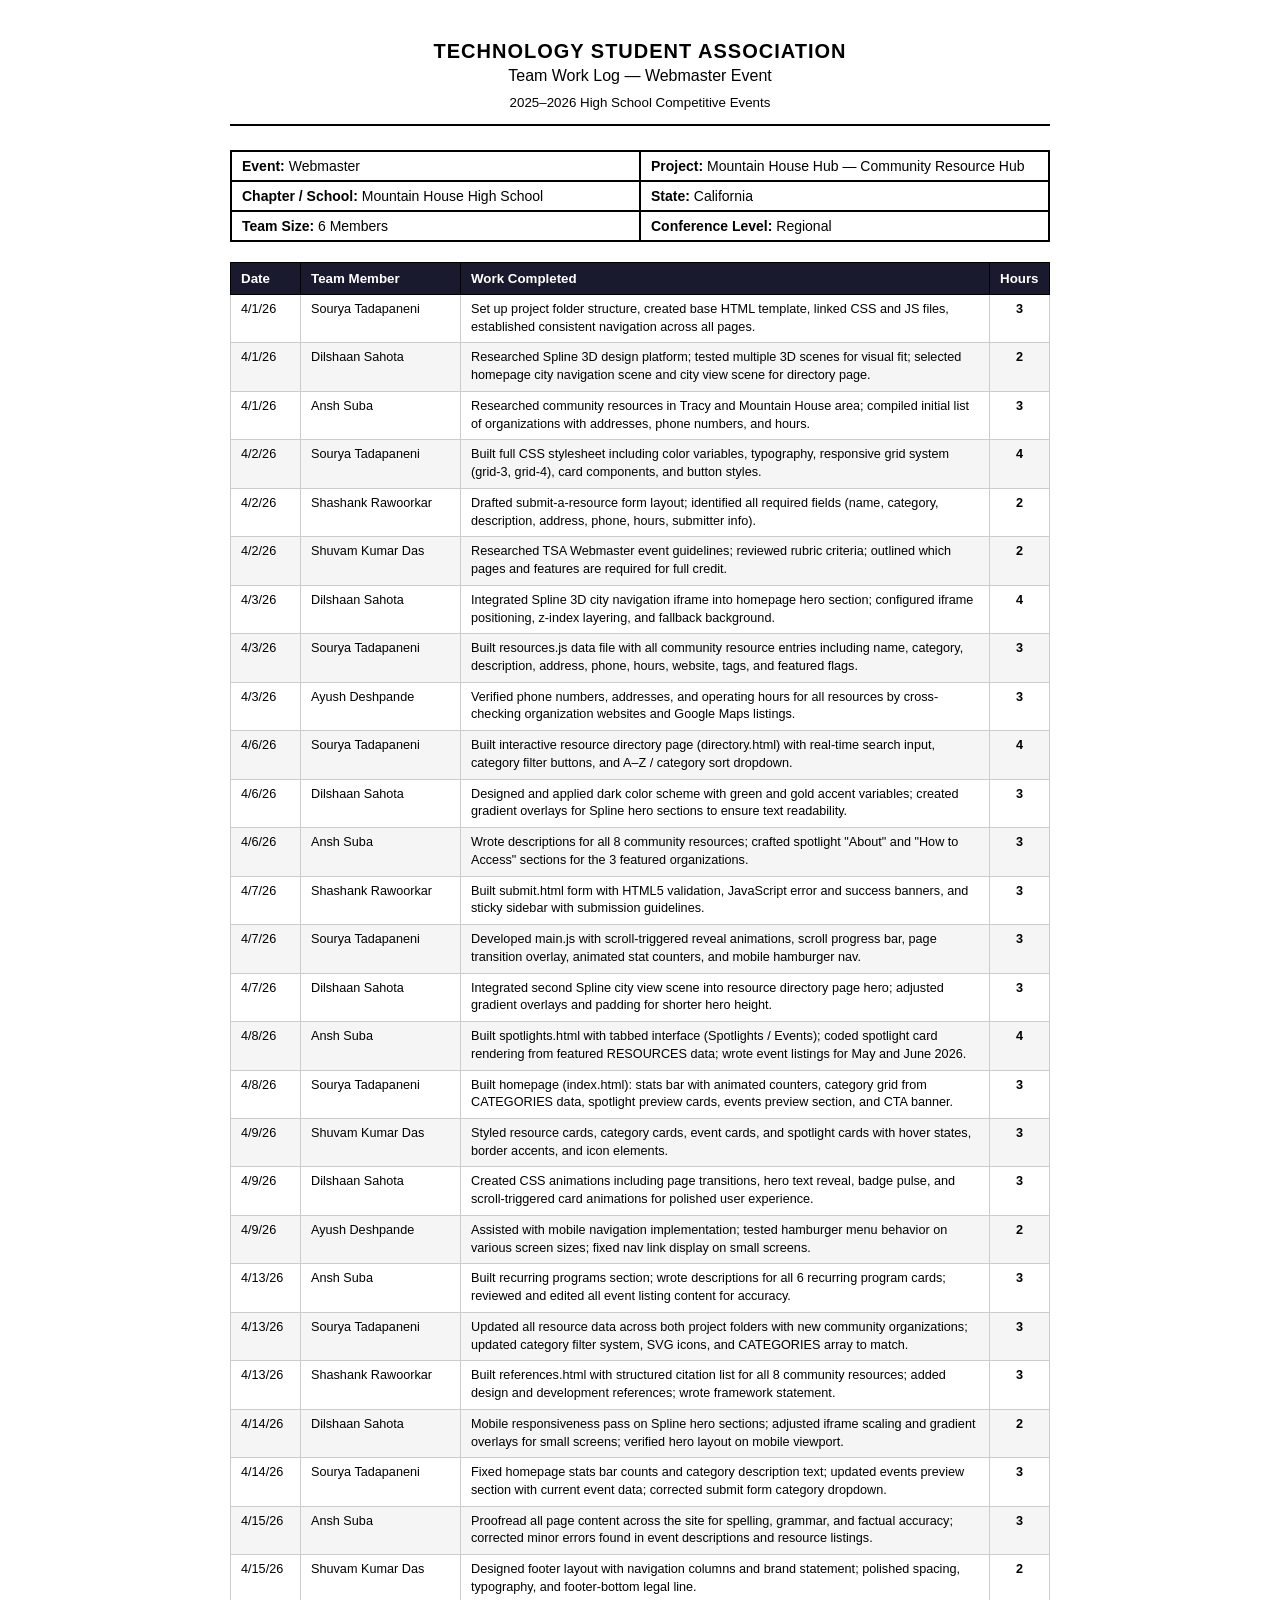
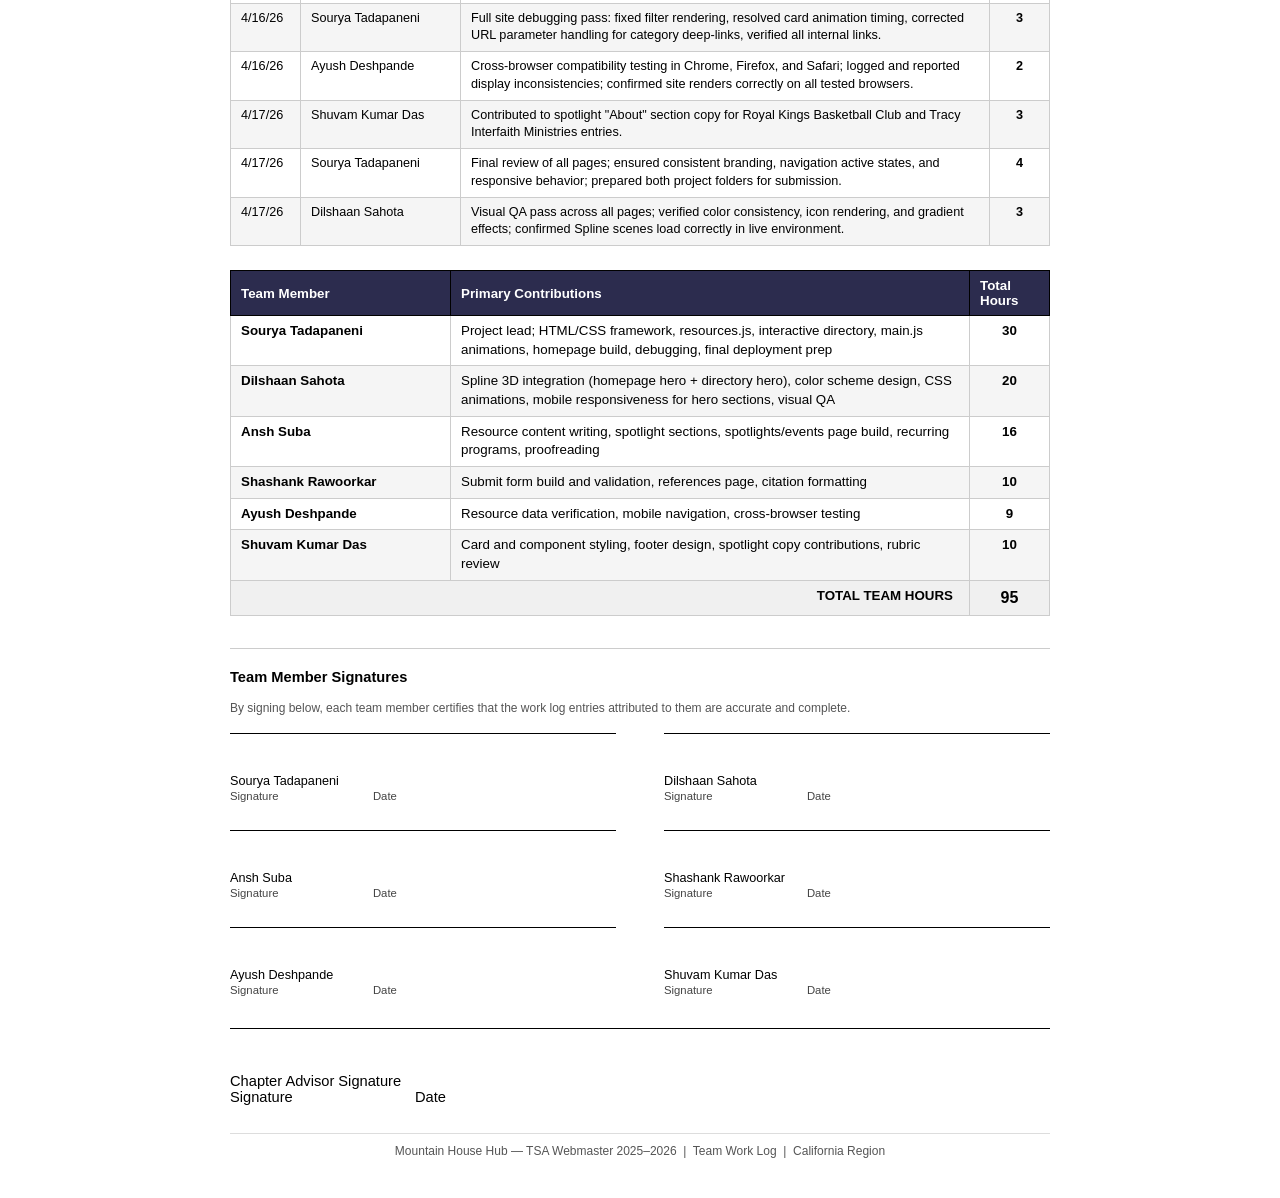
<file: docs/work-log.html>
<!DOCTYPE html>
<html lang="en">
<head>
<meta charset="UTF-8" />
<title>Team Work Log — Mountain House Hub</title>
<style>
  * { box-sizing: border-box; margin: 0; padding: 0; }
  body { font-family: Arial, sans-serif; font-size: 11pt; color: #000; background: #fff; padding: 40px; max-width: 900px; margin: 0 auto; }

  .header { text-align: center; margin-bottom: 24px; border-bottom: 2px solid #000; padding-bottom: 14px; }
  .header h1 { font-size: 15pt; font-weight: bold; text-transform: uppercase; letter-spacing: 0.05em; margin-bottom: 4px; }
  .header h2 { font-size: 12pt; font-weight: normal; margin-bottom: 10px; }

  .meta { display: grid; grid-template-columns: 1fr 1fr; gap: 0; margin-bottom: 20px; border: 1px solid #000; }
  .meta-row { display: contents; }
  .meta-cell { border: 1px solid #000; padding: 6px 10px; font-size: 10.5pt; }
  .meta-cell span { font-weight: bold; }

  table { width: 100%; border-collapse: collapse; margin-bottom: 24px; }
  thead tr { background: #1a1a2e; color: #fff; }
  thead th { padding: 8px 10px; font-size: 10pt; font-weight: bold; text-align: left; border: 1px solid #000; }
  tbody tr:nth-child(even) { background: #f5f5f5; }
  tbody td { padding: 6px 10px; font-size: 9.5pt; border: 1px solid #ccc; vertical-align: top; line-height: 1.4; }
  .td-hours { text-align: center; font-weight: bold; }
  .td-name { white-space: nowrap; }

  .totals { width: 100%; border-collapse: collapse; margin-bottom: 28px; }
  .totals th { background: #2c2c4e; color: #fff; padding: 7px 10px; font-size: 10pt; text-align: left; border: 1px solid #000; }
  .totals td { padding: 6px 10px; font-size: 10pt; border: 1px solid #ccc; }
  .totals td.hrs { text-align: center; font-weight: bold; }

  .signature-section { margin-top: 32px; border-top: 1px solid #ccc; padding-top: 20px; }
  .signature-section h3 { font-size: 11pt; font-weight: bold; margin-bottom: 16px; }
  .sig-grid { display: grid; grid-template-columns: 1fr 1fr; gap: 28px 48px; }
  .sig-item { border-top: 1px solid #000; padding-top: 4px; font-size: 9.5pt; }
  .sig-item .label { color: #444; font-size: 8.5pt; margin-top: 2px; }

  .footer-note { margin-top: 28px; font-size: 9pt; color: #555; border-top: 1px solid #ddd; padding-top: 10px; text-align: center; }

  @media print {
    body { padding: 20px; }
    thead tr { -webkit-print-color-adjust: exact; print-color-adjust: exact; }
    .totals th { -webkit-print-color-adjust: exact; print-color-adjust: exact; }
  }
</style>
</head>
<body>

<div class="header">
  <h1>Technology Student Association</h1>
  <h2>Team Work Log — Webmaster Event</h2>
  <div style="font-size:10pt; margin-top:6px;">2025–2026 High School Competitive Events</div>
</div>

<div class="meta">
  <div class="meta-cell"><span>Event:</span> Webmaster</div>
  <div class="meta-cell"><span>Project:</span> Mountain House Hub — Community Resource Hub</div>
  <div class="meta-cell"><span>Chapter / School:</span> Mountain House High School</div>
  <div class="meta-cell"><span>State:</span> California</div>
  <div class="meta-cell"><span>Team Size:</span> 6 Members</div>
  <div class="meta-cell"><span>Conference Level:</span> Regional</div>
</div>

<table>
  <thead>
    <tr>
      <th style="width:70px;">Date</th>
      <th style="width:160px;">Team Member</th>
      <th>Work Completed</th>
      <th style="width:60px;">Hours</th>
    </tr>
  </thead>
  <tbody>

    <!-- ── Week 1: April 1–5 ── -->
    <tr>
      <td>4/1/26</td>
      <td class="td-name">Sourya Tadapaneni</td>
      <td>Set up project folder structure, created base HTML template, linked CSS and JS files, established consistent navigation across all pages.</td>
      <td class="td-hours">3</td>
    </tr>
    <tr>
      <td>4/1/26</td>
      <td class="td-name">Dilshaan Sahota</td>
      <td>Researched Spline 3D design platform; tested multiple 3D scenes for visual fit; selected homepage city navigation scene and city view scene for directory page.</td>
      <td class="td-hours">2</td>
    </tr>
    <tr>
      <td>4/1/26</td>
      <td class="td-name">Ansh Suba</td>
      <td>Researched community resources in Tracy and Mountain House area; compiled initial list of organizations with addresses, phone numbers, and hours.</td>
      <td class="td-hours">3</td>
    </tr>
    <tr>
      <td>4/2/26</td>
      <td class="td-name">Sourya Tadapaneni</td>
      <td>Built full CSS stylesheet including color variables, typography, responsive grid system (grid-3, grid-4), card components, and button styles.</td>
      <td class="td-hours">4</td>
    </tr>
    <tr>
      <td>4/2/26</td>
      <td class="td-name">Shashank Rawoorkar</td>
      <td>Drafted submit-a-resource form layout; identified all required fields (name, category, description, address, phone, hours, submitter info).</td>
      <td class="td-hours">2</td>
    </tr>
    <tr>
      <td>4/2/26</td>
      <td class="td-name">Shuvam Kumar Das</td>
      <td>Researched TSA Webmaster event guidelines; reviewed rubric criteria; outlined which pages and features are required for full credit.</td>
      <td class="td-hours">2</td>
    </tr>
    <tr>
      <td>4/3/26</td>
      <td class="td-name">Dilshaan Sahota</td>
      <td>Integrated Spline 3D city navigation iframe into homepage hero section; configured iframe positioning, z-index layering, and fallback background.</td>
      <td class="td-hours">4</td>
    </tr>
    <tr>
      <td>4/3/26</td>
      <td class="td-name">Sourya Tadapaneni</td>
      <td>Built resources.js data file with all community resource entries including name, category, description, address, phone, hours, website, tags, and featured flags.</td>
      <td class="td-hours">3</td>
    </tr>
    <tr>
      <td>4/3/26</td>
      <td class="td-name">Ayush Deshpande</td>
      <td>Verified phone numbers, addresses, and operating hours for all resources by cross-checking organization websites and Google Maps listings.</td>
      <td class="td-hours">3</td>
    </tr>

    <!-- ── Week 2: April 6–12 ── -->
    <tr>
      <td>4/6/26</td>
      <td class="td-name">Sourya Tadapaneni</td>
      <td>Built interactive resource directory page (directory.html) with real-time search input, category filter buttons, and A–Z / category sort dropdown.</td>
      <td class="td-hours">4</td>
    </tr>
    <tr>
      <td>4/6/26</td>
      <td class="td-name">Dilshaan Sahota</td>
      <td>Designed and applied dark color scheme with green and gold accent variables; created gradient overlays for Spline hero sections to ensure text readability.</td>
      <td class="td-hours">3</td>
    </tr>
    <tr>
      <td>4/6/26</td>
      <td class="td-name">Ansh Suba</td>
      <td>Wrote descriptions for all 8 community resources; crafted spotlight "About" and "How to Access" sections for the 3 featured organizations.</td>
      <td class="td-hours">3</td>
    </tr>
    <tr>
      <td>4/7/26</td>
      <td class="td-name">Shashank Rawoorkar</td>
      <td>Built submit.html form with HTML5 validation, JavaScript error and success banners, and sticky sidebar with submission guidelines.</td>
      <td class="td-hours">3</td>
    </tr>
    <tr>
      <td>4/7/26</td>
      <td class="td-name">Sourya Tadapaneni</td>
      <td>Developed main.js with scroll-triggered reveal animations, scroll progress bar, page transition overlay, animated stat counters, and mobile hamburger nav.</td>
      <td class="td-hours">3</td>
    </tr>
    <tr>
      <td>4/7/26</td>
      <td class="td-name">Dilshaan Sahota</td>
      <td>Integrated second Spline city view scene into resource directory page hero; adjusted gradient overlays and padding for shorter hero height.</td>
      <td class="td-hours">3</td>
    </tr>
    <tr>
      <td>4/8/26</td>
      <td class="td-name">Ansh Suba</td>
      <td>Built spotlights.html with tabbed interface (Spotlights / Events); coded spotlight card rendering from featured RESOURCES data; wrote event listings for May and June 2026.</td>
      <td class="td-hours">4</td>
    </tr>
    <tr>
      <td>4/8/26</td>
      <td class="td-name">Sourya Tadapaneni</td>
      <td>Built homepage (index.html): stats bar with animated counters, category grid from CATEGORIES data, spotlight preview cards, events preview section, and CTA banner.</td>
      <td class="td-hours">3</td>
    </tr>
    <tr>
      <td>4/9/26</td>
      <td class="td-name">Shuvam Kumar Das</td>
      <td>Styled resource cards, category cards, event cards, and spotlight cards with hover states, border accents, and icon elements.</td>
      <td class="td-hours">3</td>
    </tr>
    <tr>
      <td>4/9/26</td>
      <td class="td-name">Dilshaan Sahota</td>
      <td>Created CSS animations including page transitions, hero text reveal, badge pulse, and scroll-triggered card animations for polished user experience.</td>
      <td class="td-hours">3</td>
    </tr>
    <tr>
      <td>4/9/26</td>
      <td class="td-name">Ayush Deshpande</td>
      <td>Assisted with mobile navigation implementation; tested hamburger menu behavior on various screen sizes; fixed nav link display on small screens.</td>
      <td class="td-hours">2</td>
    </tr>

    <!-- ── Week 3: April 13–19 ── -->
    <tr>
      <td>4/13/26</td>
      <td class="td-name">Ansh Suba</td>
      <td>Built recurring programs section; wrote descriptions for all 6 recurring program cards; reviewed and edited all event listing content for accuracy.</td>
      <td class="td-hours">3</td>
    </tr>
    <tr>
      <td>4/13/26</td>
      <td class="td-name">Sourya Tadapaneni</td>
      <td>Updated all resource data across both project folders with new community organizations; updated category filter system, SVG icons, and CATEGORIES array to match.</td>
      <td class="td-hours">3</td>
    </tr>
    <tr>
      <td>4/13/26</td>
      <td class="td-name">Shashank Rawoorkar</td>
      <td>Built references.html with structured citation list for all 8 community resources; added design and development references; wrote framework statement.</td>
      <td class="td-hours">3</td>
    </tr>
    <tr>
      <td>4/14/26</td>
      <td class="td-name">Dilshaan Sahota</td>
      <td>Mobile responsiveness pass on Spline hero sections; adjusted iframe scaling and gradient overlays for small screens; verified hero layout on mobile viewport.</td>
      <td class="td-hours">2</td>
    </tr>
    <tr>
      <td>4/14/26</td>
      <td class="td-name">Sourya Tadapaneni</td>
      <td>Fixed homepage stats bar counts and category description text; updated events preview section with current event data; corrected submit form category dropdown.</td>
      <td class="td-hours">3</td>
    </tr>
    <tr>
      <td>4/15/26</td>
      <td class="td-name">Ansh Suba</td>
      <td>Proofread all page content across the site for spelling, grammar, and factual accuracy; corrected minor errors found in event descriptions and resource listings.</td>
      <td class="td-hours">3</td>
    </tr>
    <tr>
      <td>4/15/26</td>
      <td class="td-name">Shuvam Kumar Das</td>
      <td>Designed footer layout with navigation columns and brand statement; polished spacing, typography, and footer-bottom legal line.</td>
      <td class="td-hours">2</td>
    </tr>
    <tr>
      <td>4/16/26</td>
      <td class="td-name">Sourya Tadapaneni</td>
      <td>Full site debugging pass: fixed filter rendering, resolved card animation timing, corrected URL parameter handling for category deep-links, verified all internal links.</td>
      <td class="td-hours">3</td>
    </tr>
    <tr>
      <td>4/16/26</td>
      <td class="td-name">Ayush Deshpande</td>
      <td>Cross-browser compatibility testing in Chrome, Firefox, and Safari; logged and reported display inconsistencies; confirmed site renders correctly on all tested browsers.</td>
      <td class="td-hours">2</td>
    </tr>
    <tr>
      <td>4/17/26</td>
      <td class="td-name">Shuvam Kumar Das</td>
      <td>Contributed to spotlight "About" section copy for Royal Kings Basketball Club and Tracy Interfaith Ministries entries.</td>
      <td class="td-hours">3</td>
    </tr>
    <tr>
      <td>4/17/26</td>
      <td class="td-name">Sourya Tadapaneni</td>
      <td>Final review of all pages; ensured consistent branding, navigation active states, and responsive behavior; prepared both project folders for submission.</td>
      <td class="td-hours">4</td>
    </tr>
    <tr>
      <td>4/17/26</td>
      <td class="td-name">Dilshaan Sahota</td>
      <td>Visual QA pass across all pages; verified color consistency, icon rendering, and gradient effects; confirmed Spline scenes load correctly in live environment.</td>
      <td class="td-hours">3</td>
    </tr>

  </tbody>
</table>

<!-- Totals -->
<table class="totals">
  <thead>
    <tr>
      <th style="width:220px;">Team Member</th>
      <th>Primary Contributions</th>
      <th style="width:80px;">Total Hours</th>
    </tr>
  </thead>
  <tbody>
    <tr>
      <td><strong>Sourya Tadapaneni</strong></td>
      <td>Project lead; HTML/CSS framework, resources.js, interactive directory, main.js animations, homepage build, debugging, final deployment prep</td>
      <td class="hrs">30</td>
    </tr>
    <tr>
      <td><strong>Dilshaan Sahota</strong></td>
      <td>Spline 3D integration (homepage hero + directory hero), color scheme design, CSS animations, mobile responsiveness for hero sections, visual QA</td>
      <td class="hrs">20</td>
    </tr>
    <tr>
      <td><strong>Ansh Suba</strong></td>
      <td>Resource content writing, spotlight sections, spotlights/events page build, recurring programs, proofreading</td>
      <td class="hrs">16</td>
    </tr>
    <tr>
      <td><strong>Shashank Rawoorkar</strong></td>
      <td>Submit form build and validation, references page, citation formatting</td>
      <td class="hrs">10</td>
    </tr>
    <tr>
      <td><strong>Ayush Deshpande</strong></td>
      <td>Resource data verification, mobile navigation, cross-browser testing</td>
      <td class="hrs">9</td>
    </tr>
    <tr>
      <td><strong>Shuvam Kumar Das</strong></td>
      <td>Card and component styling, footer design, spotlight copy contributions, rubric review</td>
      <td class="hrs">10</td>
    </tr>
    <tr style="background:#f0f0f0;">
      <td colspan="2" style="text-align:right; font-weight:bold; padding-right:16px;">TOTAL TEAM HOURS</td>
      <td class="hrs" style="font-size:12pt;">95</td>
    </tr>
  </tbody>
</table>

<!-- Signatures -->
<div class="signature-section">
  <h3>Team Member Signatures</h3>
  <p style="font-size:9pt; color:#555; margin-bottom:18px;">By signing below, each team member certifies that the work log entries attributed to them are accurate and complete.</p>
  <div class="sig-grid">
    <div class="sig-item">
      <div style="height:36px;"></div>
      <div>Sourya Tadapaneni</div>
      <div class="label">Signature &nbsp;&nbsp;&nbsp;&nbsp;&nbsp;&nbsp;&nbsp;&nbsp;&nbsp;&nbsp;&nbsp;&nbsp;&nbsp;&nbsp;&nbsp;&nbsp;&nbsp;&nbsp;&nbsp;&nbsp;&nbsp;&nbsp;&nbsp;&nbsp;&nbsp;&nbsp;&nbsp;&nbsp; Date</div>
    </div>
    <div class="sig-item">
      <div style="height:36px;"></div>
      <div>Dilshaan Sahota</div>
      <div class="label">Signature &nbsp;&nbsp;&nbsp;&nbsp;&nbsp;&nbsp;&nbsp;&nbsp;&nbsp;&nbsp;&nbsp;&nbsp;&nbsp;&nbsp;&nbsp;&nbsp;&nbsp;&nbsp;&nbsp;&nbsp;&nbsp;&nbsp;&nbsp;&nbsp;&nbsp;&nbsp;&nbsp;&nbsp; Date</div>
    </div>
    <div class="sig-item">
      <div style="height:36px;"></div>
      <div>Ansh Suba</div>
      <div class="label">Signature &nbsp;&nbsp;&nbsp;&nbsp;&nbsp;&nbsp;&nbsp;&nbsp;&nbsp;&nbsp;&nbsp;&nbsp;&nbsp;&nbsp;&nbsp;&nbsp;&nbsp;&nbsp;&nbsp;&nbsp;&nbsp;&nbsp;&nbsp;&nbsp;&nbsp;&nbsp;&nbsp;&nbsp; Date</div>
    </div>
    <div class="sig-item">
      <div style="height:36px;"></div>
      <div>Shashank Rawoorkar</div>
      <div class="label">Signature &nbsp;&nbsp;&nbsp;&nbsp;&nbsp;&nbsp;&nbsp;&nbsp;&nbsp;&nbsp;&nbsp;&nbsp;&nbsp;&nbsp;&nbsp;&nbsp;&nbsp;&nbsp;&nbsp;&nbsp;&nbsp;&nbsp;&nbsp;&nbsp;&nbsp;&nbsp;&nbsp;&nbsp; Date</div>
    </div>
    <div class="sig-item">
      <div style="height:36px;"></div>
      <div>Ayush Deshpande</div>
      <div class="label">Signature &nbsp;&nbsp;&nbsp;&nbsp;&nbsp;&nbsp;&nbsp;&nbsp;&nbsp;&nbsp;&nbsp;&nbsp;&nbsp;&nbsp;&nbsp;&nbsp;&nbsp;&nbsp;&nbsp;&nbsp;&nbsp;&nbsp;&nbsp;&nbsp;&nbsp;&nbsp;&nbsp;&nbsp; Date</div>
    </div>
    <div class="sig-item">
      <div style="height:36px;"></div>
      <div>Shuvam Kumar Das</div>
      <div class="label">Signature &nbsp;&nbsp;&nbsp;&nbsp;&nbsp;&nbsp;&nbsp;&nbsp;&nbsp;&nbsp;&nbsp;&nbsp;&nbsp;&nbsp;&nbsp;&nbsp;&nbsp;&nbsp;&nbsp;&nbsp;&nbsp;&nbsp;&nbsp;&nbsp;&nbsp;&nbsp;&nbsp;&nbsp; Date</div>
    </div>
  </div>

  <div style="margin-top:32px; border-top: 1px solid #000; padding-top:8px;">
    <div style="height:36px;"></div>
    <div>Chapter Advisor Signature</div>
    <div class="label">Signature &nbsp;&nbsp;&nbsp;&nbsp;&nbsp;&nbsp;&nbsp;&nbsp;&nbsp;&nbsp;&nbsp;&nbsp;&nbsp;&nbsp;&nbsp;&nbsp;&nbsp;&nbsp;&nbsp;&nbsp;&nbsp;&nbsp;&nbsp;&nbsp;&nbsp;&nbsp;&nbsp;&nbsp; Date</div>
  </div>
</div>

<div class="footer-note">
  Mountain House Hub — TSA Webmaster 2025–2026 &nbsp;|&nbsp; Team Work Log &nbsp;|&nbsp; California Region
</div>

</body>
</html>
</file>
<file: css/styles.css>
/* ============================================================
   Mountain House Hub — Global Styles
   Theme: Dark Navy + Blue + Silver
   ============================================================ */

:root {
  --bg:          #06091a;
  --bg2:         #0a0f24;
  --bg3:         #0f1530;
  --card:        rgba(10, 18, 40, 0.85);
  --green:       #3b82f6;
  --green-light: #60a5fa;
  --green-dim:   #2563eb;
  --gold:        #94a3b8;
  --gold-light:  #cbd5e1;
  --gold-dim:    #64748b;
  --text:        #f1f5f9;
  --text-muted:  #cbd5e1;
  --text-dim:    #60a5fa;
  --border:      rgba(59, 130, 246, 0.18);
  --border-gold: rgba(148, 163, 184, 0.25);
  --glow-green:  0 0 40px rgba(59, 130, 246, 0.25);
  --glow-gold:   0 0 40px rgba(148, 163, 184, 0.2);
  --radius:      12px;
  --radius-lg:   20px;
  --transition:  0.3s cubic-bezier(0.4, 0, 0.2, 1);
}

/* ── Reset ── */
*, *::before, *::after { box-sizing: border-box; margin: 0; padding: 0; }
html { scroll-behavior: smooth; }
body {
  font-family: 'Inter', 'Segoe UI', system-ui, sans-serif;
  background: var(--bg);
  color: var(--text);
  line-height: 1.6;
  overflow-x: hidden;
}
a { color: inherit; text-decoration: none; }
img { max-width: 100%; display: block; }
button { cursor: pointer; font-family: inherit; }

/* ── Typography ── */
h1, h2, h3, h4 { font-weight: 700; line-height: 1.15; }
h1 { font-size: clamp(2.4rem, 6vw, 5rem); }
h2 { font-size: clamp(1.8rem, 4vw, 2.8rem); }
h3 { font-size: 1.25rem; }
p  { color: var(--text-muted); }

.gradient-text {
  background: linear-gradient(135deg, var(--green-light) 0%, var(--gold) 100%);
  -webkit-background-clip: text;
  -webkit-text-fill-color: transparent;
  background-clip: text;
}
.gold-text { color: var(--gold); }
.green-text { color: var(--green); }

/* ── Layout ── */
.container { max-width: 1200px; margin: 0 auto; padding: 0 24px; }
.section { padding: 90px 0; }
.section-header { text-align: center; margin-bottom: 60px; }
.section-header p { max-width: 560px; margin: 12px auto 0; font-size: 1.05rem; }
.section-tag {
  display: inline-block;
  background: rgba(59, 130, 246, 0.12);
  border: 1px solid var(--border);
  color: var(--green-light);
  font-size: 0.75rem;
  font-weight: 600;
  letter-spacing: 0.1em;
  text-transform: uppercase;
  padding: 4px 14px;
  border-radius: 99px;
  margin-bottom: 14px;
}

/* ── Navbar ── */
.navbar {
  position: fixed;
  top: 0; left: 0; right: 0;
  z-index: 1000;
  padding: 0 24px;
  transition: var(--transition);
}
.navbar.scrolled {
  background: rgba(6, 9, 26, 0.92);
  backdrop-filter: blur(20px);
  border-bottom: 1px solid var(--border);
}
.nav-container {
  max-width: 1200px;
  margin: 0 auto;
  display: flex;
  align-items: center;
  justify-content: space-between;
  height: 72px;
}
.nav-logo {
  display: flex;
  align-items: center;
  gap: 10px;
  font-size: 1.1rem;
  font-weight: 700;
  color: var(--text);
}
.logo-icon {
  display: inline-flex;
  width: 34px; height: 34px;
  background: var(--green-dim);
  border-radius: 8px;
  align-items: center;
  justify-content: center;
  font-size: 1rem;
}
.nav-links {
  display: flex;
  align-items: center;
  gap: 8px;
}
.nav-links a {
  padding: 8px 16px;
  border-radius: 8px;
  font-size: 0.9rem;
  font-weight: 500;
  color: var(--text-muted);
  transition: var(--transition);
}
.nav-links a:hover,
.nav-links a.active {
  background: rgba(59, 130, 246, 0.12);
  color: var(--green-light);
}
.nav-cta {
  background: var(--green) !important;
  color: #000 !important;
  font-weight: 600 !important;
}
.nav-cta:hover { opacity: 0.9; transform: translateY(-1px); }

.nav-toggle {
  display: none;
  background: none;
  border: 1px solid var(--border);
  color: var(--text);
  padding: 8px 12px;
  border-radius: 8px;
  font-size: 1.1rem;
}

/* ── Buttons ── */
.btn {
  display: inline-flex;
  align-items: center;
  gap: 8px;
  padding: 14px 28px;
  border-radius: var(--radius);
  font-size: 0.95rem;
  font-weight: 600;
  border: none;
  transition: var(--transition);
}
.btn-primary {
  background: var(--green);
  color: #000;
  box-shadow: 0 4px 24px rgba(59, 130, 246, 0.3);
}
.btn-primary:hover {
  transform: translateY(-2px);
  box-shadow: 0 8px 32px rgba(59, 130, 246, 0.4);
}
.btn-gold {
  background: var(--gold);
  color: #000;
  box-shadow: 0 4px 24px rgba(148, 163, 184, 0.3);
}
.btn-gold:hover {
  transform: translateY(-2px);
  box-shadow: 0 8px 32px rgba(148, 163, 184, 0.4);
}
.btn-outline {
  background: transparent;
  color: var(--text);
  border: 1px solid var(--border);
}
.btn-outline:hover {
  background: rgba(255,255,255,0.05);
  border-color: var(--green);
  color: var(--green-light);
  transform: translateY(-2px);
}
.btn-sm { padding: 9px 18px; font-size: 0.85rem; }

/* ── Hero ── */
.hero {
  position: relative;
  min-height: 100vh;
  display: flex;
  align-items: center;
  overflow: hidden;
}
.hero-overlay {
  position: absolute;
  inset: 0;
  background:
    linear-gradient(to right, rgba(6,9,26,0.92) 0%, rgba(6,9,26,0.55) 45%, rgba(6,9,26,0.05) 100%),
    linear-gradient(to top, rgba(6,9,26,0.55) 0%, transparent 40%);
  z-index: 1;
}
.hero-content {
  position: relative;
  z-index: 2;
  max-width: 1200px;
  margin: 0 auto;
  padding: 0 24px;
  padding-top: 80px;
}
.hero-badge {
  display: inline-flex;
  align-items: center;
  gap: 8px;
  background: rgba(148, 163, 184, 0.1);
  border: 1px solid var(--border-gold);
  color: var(--gold-light);
  font-size: 0.78rem;
  font-weight: 600;
  letter-spacing: 0.08em;
  text-transform: uppercase;
  padding: 6px 16px;
  border-radius: 99px;
  margin-bottom: 28px;
}
.hero-badge span { color: var(--gold); }
.hero h1 { margin-bottom: 24px; max-width: 780px; }
.hero-sub {
  font-size: 1.15rem;
  color: var(--text-muted);
  max-width: 540px;
  margin-bottom: 40px;
  line-height: 1.7;
}
.hero-actions { display: flex; gap: 14px; flex-wrap: wrap; }

/* ── Stats Bar ── */
.stats-bar {
  background: var(--bg2);
  border-top: 1px solid var(--border);
  border-bottom: 1px solid var(--border);
  padding: 32px 0;
}
.stats-grid {
  display: grid;
  grid-template-columns: repeat(4, 1fr);
  gap: 0;
}
.stat-item {
  text-align: center;
  padding: 16px;
  border-right: 1px solid var(--border);
}
.stat-item:last-child { border-right: none; }
.stat-num {
  font-size: 2.4rem;
  font-weight: 800;
  color: var(--green-light);
  line-height: 1;
}
.stat-label { font-size: 0.82rem; color: var(--text-muted); margin-top: 4px; text-transform: uppercase; letter-spacing: 0.06em; }

/* ── Cards ── */
.card {
  background: var(--card);
  border: 1px solid var(--border);
  border-radius: var(--radius-lg);
  padding: 28px;
  backdrop-filter: blur(12px);
  transition: var(--transition);
  position: relative;
  overflow: hidden;
}
.card::before {
  content: '';
  position: absolute;
  top: 0; left: 0; right: 0;
  height: 1px;
  background: linear-gradient(90deg, transparent, rgba(59,130,246,0.4), transparent);
  opacity: 0;
  transition: var(--transition);
}
.card:hover {
  border-color: rgba(59, 130, 246, 0.35);
  transform: translateY(-4px);
  box-shadow: var(--glow-green);
}
.card:hover::before { opacity: 1; }
.card-gold:hover {
  border-color: rgba(148, 163, 184, 0.35);
  box-shadow: var(--glow-gold);
}

/* ── Resource Card ── */
.resource-card {
  background: var(--card);
  border: 1px solid var(--border);
  border-radius: var(--radius-lg);
  padding: 24px;
  display: flex;
  flex-direction: column;
  gap: 12px;
  transition: var(--transition);
  position: relative;
  overflow: hidden;
}
.resource-card:hover {
  border-color: rgba(59, 130, 246, 0.35);
  transform: translateY(-4px);
  box-shadow: 0 12px 40px rgba(59, 130, 246, 0.15);
}
.resource-icon {
  font-size: 0.85rem;
  font-weight: 700;
  letter-spacing: 0.02em;
  display: flex;
  width: 44px; height: 44px;
  background: rgba(59, 130, 246, 0.08);
  border: 1px solid var(--border);
  border-radius: 10px;
  align-items: center;
  justify-content: center;
  color: var(--green-light);
  flex-shrink: 0;
}
.resource-category {
  font-size: 0.72rem;
  font-weight: 600;
  text-transform: uppercase;
  letter-spacing: 0.08em;
  color: var(--gold);
  padding: 3px 10px;
  background: rgba(148, 163, 184, 0.1);
  border: 1px solid var(--border-gold);
  border-radius: 99px;
  display: inline-block;
  width: fit-content;
}
.resource-name { font-size: 1.05rem; font-weight: 700; color: var(--text); }
.resource-desc { font-size: 0.88rem; color: var(--text-muted); line-height: 1.6; flex: 1; }
.resource-meta { display: flex; flex-direction: column; gap: 4px; }
.resource-meta-item { display: flex; align-items: flex-start; gap: 8px; font-size: 0.82rem; color: var(--text-muted); }
.resource-meta-item .meta-icon { color: var(--green); flex-shrink: 0; margin-top: 2px; }
.resource-tags { display: flex; flex-wrap: wrap; gap: 6px; }
.resource-tag {
  font-size: 0.72rem;
  padding: 3px 10px;
  background: rgba(59, 130, 246, 0.08);
  border: 1px solid rgba(59, 130, 246, 0.15);
  border-radius: 99px;
  color: var(--text-dim);
}

/* ── Grid Layouts ── */
.grid-2 { display: grid; grid-template-columns: repeat(2, 1fr); gap: 24px; }
.grid-3 { display: grid; grid-template-columns: repeat(3, 1fr); gap: 24px; }
.grid-4 { display: grid; grid-template-columns: repeat(4, 1fr); gap: 24px; }

/* ── Category Grid ── */
.category-card {
  background: var(--card);
  border: 1px solid var(--border);
  border-radius: var(--radius-lg);
  padding: 28px 20px;
  text-align: center;
  transition: var(--transition);
  cursor: pointer;
}
.category-card:hover {
  border-color: var(--green);
  background: rgba(59, 130, 246, 0.07);
}
.category-card:hover .cat-icon {
  background: rgba(59, 130, 246, 0.16);
  border-color: rgba(59, 130, 246, 0.35);
}
.cat-icon {
  display: flex;
  align-items: center;
  justify-content: center;
  width: 42px; height: 42px;
  background: rgba(59, 130, 246, 0.08);
  border: 1px solid var(--border);
  border-radius: 10px;
  margin: 0 auto 14px;
  color: var(--green);
  transition: var(--transition);
}
.cat-name { font-size: 0.9rem; font-weight: 600; color: var(--text); }
.cat-count { font-size: 0.78rem; color: var(--text-muted); margin-top: 4px; }

/* ── Search + Filter ── */
.search-section {
  background: var(--bg2);
  border-bottom: 1px solid var(--border);
  padding: 32px 0;
}
.search-wrap {
  position: relative;
  max-width: 560px;
}
.search-input {
  width: 100%;
  background: var(--bg3);
  border: 1px solid var(--border);
  border-radius: var(--radius);
  color: var(--text);
  font-size: 1rem;
  padding: 14px 18px 14px 48px;
  outline: none;
  transition: var(--transition);
  font-family: inherit;
}
.search-input::placeholder { color: #3d5080; }
.search-input:focus {
  border-color: var(--green);
  box-shadow: 0 0 0 3px rgba(59, 130, 246, 0.1);
}
.search-icon {
  position: absolute;
  left: 16px; top: 50%;
  transform: translateY(-50%);
  color: var(--green);
  font-size: 1rem;
}
.filter-row { display: flex; flex-wrap: wrap; gap: 10px; margin-top: 20px; }
.filter-btn {
  padding: 8px 18px;
  border-radius: 99px;
  border: 1px solid var(--border);
  background: transparent;
  color: var(--text-muted);
  font-size: 0.83rem;
  font-weight: 500;
  transition: var(--transition);
  font-family: inherit;
}
.filter-btn:hover, .filter-btn.active {
  background: rgba(59, 130, 246, 0.12);
  border-color: var(--green);
  color: var(--green-light);
}
.filter-btn.active { font-weight: 600; }
.no-results {
  text-align: center;
  padding: 60px 24px;
  color: var(--text-muted);
  display: none;
}
.no-results-icon { font-size: 3rem; margin-bottom: 12px; }

/* ── Page Hero (inner pages) ── */
.page-hero {
  padding: 140px 0 80px;
  text-align: center;
  position: relative;
  overflow: hidden;
}
.page-hero::before {
  content: '';
  position: absolute;
  top: -50%; left: 50%;
  transform: translateX(-50%);
  width: 600px; height: 600px;
  background: radial-gradient(circle, rgba(59,130,246,0.08) 0%, transparent 70%);
  pointer-events: none;
  z-index: 1;
}
.page-hero h1 { margin-bottom: 16px; }
.page-hero p { max-width: 540px; margin: 0 auto; font-size: 1.05rem; }
.page-hero .container { position: relative; z-index: 3; }

/* ── Mountain background for page heroes ── */
.mountain-bg {
  position: absolute;
  bottom: 0; left: 0;
  width: 100%; height: 100%;
  pointer-events: none;
  z-index: 0;
  overflow: hidden;
}
.mountain-bg svg {
  position: absolute;
  bottom: 0; left: 0;
  width: 100%;
  min-width: 900px;
  height: auto;
}

/* ── Spotlight Card ── */
.spotlight-card {
  background: var(--card);
  border: 1px solid var(--border);
  border-radius: var(--radius-lg);
  overflow: hidden;
  transition: var(--transition);
}
.spotlight-card:hover {
  border-color: rgba(148,163,184,0.4);
  box-shadow: var(--glow-gold);
  transform: translateY(-4px);
}
.spotlight-header {
  padding: 32px;
  background: rgba(59,130,246,0.07);
  border-bottom: 1px solid var(--border);
  display: flex;
  align-items: center;
  gap: 20px;
}
.spotlight-icon-wrap {
  width: 64px; height: 64px;
  background: rgba(148, 163, 184, 0.12);
  border: 1px solid var(--border-gold);
  border-radius: 16px;
  display: flex;
  align-items: center;
  justify-content: center;
  font-size: 2rem;
  flex-shrink: 0;
}
.spotlight-title { font-size: 1.3rem; font-weight: 700; }
.spotlight-body { padding: 32px; }
.spotlight-detail {
  display: grid;
  grid-template-columns: 1fr 1fr;
  gap: 16px;
  margin-top: 20px;
  padding-top: 20px;
  border-top: 1px solid var(--border);
}
.detail-item label { font-size: 0.72rem; text-transform: uppercase; letter-spacing: 0.08em; color: var(--green); font-weight: 600; }
.detail-item p { font-size: 0.9rem; color: var(--text); margin-top: 2px; }

/* ── Form ── */
.form-section { max-width: 680px; margin: 0 auto; }
.form-group { margin-bottom: 22px; }
.form-group label {
  display: block;
  font-size: 0.85rem;
  font-weight: 600;
  color: var(--text-muted);
  margin-bottom: 8px;
  text-transform: uppercase;
  letter-spacing: 0.06em;
}
.form-group label span { color: var(--gold); }
.form-control {
  width: 100%;
  background: var(--bg3);
  border: 1px solid var(--border);
  border-radius: var(--radius);
  color: var(--text);
  font-size: 0.95rem;
  padding: 13px 16px;
  outline: none;
  transition: var(--transition);
  font-family: inherit;
}
.form-control::placeholder { color: #3d5080; }
.form-control:focus {
  border-color: var(--green);
  box-shadow: 0 0 0 3px rgba(59, 130, 246, 0.1);
}
select.form-control { cursor: pointer; }
textarea.form-control { resize: vertical; min-height: 120px; }
.form-row { display: grid; grid-template-columns: 1fr 1fr; gap: 16px; }
.form-note { font-size: 0.8rem; color: var(--text-muted); margin-top: 6px; }
.form-submit { margin-top: 32px; }
.success-banner {
  display: none;
  background: rgba(59, 130, 246, 0.1);
  border: 1px solid var(--border);
  border-radius: var(--radius);
  padding: 20px 24px;
  margin-top: 24px;
  color: var(--green-light);
  font-weight: 500;
}

/* ── Events ── */
.event-card {
  background: var(--card);
  border: 1px solid var(--border);
  border-radius: var(--radius-lg);
  padding: 24px 28px;
  display: grid;
  grid-template-columns: 80px 1fr auto;
  gap: 24px;
  align-items: center;
  transition: var(--transition);
}
.event-card:hover {
  border-color: rgba(59,130,246,0.35);
  transform: translateX(4px);
}
.event-date {
  text-align: center;
  background: rgba(59, 130, 246, 0.1);
  border: 1px solid var(--border);
  border-radius: 10px;
  padding: 10px;
}
.event-month { font-size: 0.7rem; text-transform: uppercase; letter-spacing: 0.1em; color: var(--green); font-weight: 700; }
.event-day { font-size: 1.8rem; font-weight: 800; color: var(--text); line-height: 1; }
.event-name { font-size: 1rem; font-weight: 700; color: var(--text); }
.event-meta { font-size: 0.83rem; color: var(--text-muted); margin-top: 4px; }
.event-badge {
  font-size: 0.72rem;
  font-weight: 600;
  padding: 4px 12px;
  border-radius: 99px;
  white-space: nowrap;
}
.badge-free { background: rgba(59,130,246,0.12); color: var(--green-light); border: 1px solid var(--border); }
.badge-reg  { background: rgba(148,163,184,0.12); color: var(--gold-light); border: 1px solid var(--border-gold); }

/* ── Reference Page ── */
.ref-list { list-style: none; display: flex; flex-direction: column; gap: 12px; }
.ref-item {
  background: var(--card);
  border: 1px solid var(--border);
  border-radius: var(--radius);
  padding: 16px 20px;
  font-size: 0.9rem;
  display: flex;
  align-items: flex-start;
  gap: 12px;
}
.ref-num { color: var(--gold); font-weight: 700; flex-shrink: 0; min-width: 24px; }
.ref-text { color: var(--text-muted); }
.ref-text a { color: var(--green-light); }
.ref-text a:hover { text-decoration: underline; }
.pdf-link-card {
  background: rgba(148, 163, 184, 0.07);
  border: 1px solid var(--border-gold);
  border-radius: var(--radius-lg);
  padding: 24px 28px;
  display: flex;
  align-items: center;
  gap: 20px;
  transition: var(--transition);
}
.pdf-link-card:hover { background: rgba(148, 163, 184, 0.12); transform: translateX(4px); }
.pdf-icon { font-size: 2rem; }
.pdf-info h4 { font-size: 1rem; font-weight: 700; color: var(--text); }
.pdf-info p { font-size: 0.83rem; color: var(--text-muted); margin-top: 2px; }
.pdf-badge { margin-left: auto; flex-shrink: 0; }

/* ── CTA Banner ── */
.cta-banner {
  background: rgba(59,130,246,0.07);
  border: 1px solid var(--border);
  border-radius: var(--radius-lg);
  padding: 60px 48px;
  text-align: center;
}
.cta-banner h2 { margin-bottom: 16px; }
.cta-banner p { max-width: 480px; margin: 0 auto 32px; }
.cta-banner .btn-row { display: flex; gap: 14px; justify-content: center; flex-wrap: wrap; }

/* ── Footer ── */
.footer {
  background: var(--bg2);
  border-top: 1px solid var(--border);
  padding: 48px 0 28px;
}
.footer-inner {
  display: grid;
  grid-template-columns: 1.5fr 1fr 1fr;
  gap: 48px;
  margin-bottom: 40px;
}
.footer-brand { display: flex; align-items: center; gap: 10px; font-size: 1.05rem; font-weight: 700; margin-bottom: 12px; }
.footer-desc { font-size: 0.87rem; color: var(--text-muted); max-width: 280px; line-height: 1.7; }
.footer-col h4 { font-size: 0.78rem; text-transform: uppercase; letter-spacing: 0.1em; color: var(--green); font-weight: 700; margin-bottom: 14px; }
.footer-col a { display: block; font-size: 0.87rem; color: var(--text-muted); margin-bottom: 8px; transition: color 0.2s; }
.footer-col a:hover { color: var(--green-light); }
.footer-bottom {
  border-top: 1px solid var(--border);
  padding-top: 24px;
  display: flex;
  justify-content: space-between;
  align-items: center;
  font-size: 0.82rem;
  color: var(--text-muted);
}
.footer-dot { display: inline-block; width: 4px; height: 4px; background: var(--green); border-radius: 50%; margin: 0 8px; vertical-align: middle; }

/* ── Scroll Reveal Animations ── */
.reveal {
  opacity: 0;
  transform: translateY(44px) scale(0.96);
  transition: opacity 0.75s cubic-bezier(0.16, 1, 0.3, 1),
              transform 0.75s cubic-bezier(0.16, 1, 0.3, 1);
  will-change: opacity, transform;
}
.reveal.visible {
  opacity: 1;
  transform: translateY(0) scale(1);
}

/* Slide from left */
.reveal-left {
  opacity: 0;
  transform: translateX(-50px) scale(0.97);
  transition: opacity 0.75s cubic-bezier(0.16, 1, 0.3, 1),
              transform 0.75s cubic-bezier(0.16, 1, 0.3, 1);
}
.reveal-left.visible {
  opacity: 1;
  transform: translateX(0) scale(1);
}

/* Slide from right */
.reveal-right {
  opacity: 0;
  transform: translateX(50px) scale(0.97);
  transition: opacity 0.75s cubic-bezier(0.16, 1, 0.3, 1),
              transform 0.75s cubic-bezier(0.16, 1, 0.3, 1);
}
.reveal-right.visible {
  opacity: 1;
  transform: translateX(0) scale(1);
}

/* Stagger delays */
.reveal-delay-1 { transition-delay: 0.08s; }
.reveal-delay-2 { transition-delay: 0.16s; }
.reveal-delay-3 { transition-delay: 0.24s; }
.reveal-delay-4 { transition-delay: 0.32s; }
.reveal-delay-5 { transition-delay: 0.40s; }
.reveal-delay-6 { transition-delay: 0.48s; }

/* Respect reduced motion */
@media (prefers-reduced-motion: reduce) {
  .reveal, .reveal-left, .reveal-right {
    opacity: 1 !important;
    transform: none !important;
    transition: none !important;
  }
}

@keyframes pulse-glow {
  0%, 100% { box-shadow: 0 0 20px rgba(59,130,246,0.2); }
  50% { box-shadow: 0 0 40px rgba(59,130,246,0.4); }
}
.pulse { animation: pulse-glow 3s infinite; }

/* ── Responsive ── */
@media (max-width: 1024px) {
  .grid-4 { grid-template-columns: repeat(2, 1fr); }
  .stats-grid { grid-template-columns: repeat(2, 1fr); }
  .stat-item:nth-child(2) { border-right: none; }
}
@media (max-width: 768px) {
  .nav-links { display: none; flex-direction: column; position: absolute; top: 72px; left: 0; right: 0; background: rgba(6,9,26,0.97); border-bottom: 1px solid var(--border); padding: 16px; gap: 4px; }
  .nav-links.open { display: flex; }
  .nav-links a { padding: 12px 16px; }
  .nav-toggle { display: block; }
  .hero h1 { font-size: 2.6rem; }
  .grid-2, .grid-3 { grid-template-columns: 1fr; }
  .form-row { grid-template-columns: 1fr; }
  .event-card { grid-template-columns: 60px 1fr; }
  .event-badge { grid-column: 2; }
  .spotlight-detail { grid-template-columns: 1fr; }
  .footer-inner { grid-template-columns: 1fr; gap: 32px; }
  .footer-bottom { flex-direction: column; gap: 8px; text-align: center; }
  .cta-banner { padding: 40px 24px; }
  .section { padding: 60px 0; }
  .stats-grid { grid-template-columns: repeat(2, 1fr); }
}
@media (max-width: 480px) {
  .stats-grid { grid-template-columns: 1fr 1fr; }
  .hero-actions { flex-direction: column; }
  .btn { width: 100%; justify-content: center; }
}

/* ============================================================
   Enhanced Animations & Interactions
   ============================================================ */

/* ── Page Transition Overlay ── */
#page-transition {
  position: fixed;
  inset: 0;
  z-index: 9999;
  pointer-events: none;
  background: #06091a;
  transform: translateY(100%);
  transition: transform 0.55s cubic-bezier(0.76, 0, 0.24, 1);
  display: flex;
  align-items: center;
  justify-content: center;
  overflow: hidden;
}
/* Accent stripe */
#page-transition::before {
  content: '';
  position: absolute;
  left: 0; top: 0;
  width: 4px;
  height: 100%;
  background: var(--green);
  box-shadow: 0 0 24px rgba(59,130,246,0.7);
}
/* Logo diamond in center */
#page-transition::after {
  content: '◆';
  font-size: 2.6rem;
  color: var(--green);
  opacity: 0;
  transform: scale(0.4) rotate(45deg);
  transition: opacity 0.2s 0.18s ease, transform 0.35s 0.15s cubic-bezier(0.34, 1.56, 0.64, 1);
  text-shadow: 0 0 40px rgba(59,130,246,0.9), 0 0 80px rgba(59,130,246,0.4);
  filter: drop-shadow(0 0 12px #22c55e);
}
#page-transition.covering {
  transform: translateY(0);
  pointer-events: all;
}
#page-transition.covering::after {
  opacity: 1;
  transform: scale(1) rotate(0deg);
}
#page-transition.uncovering {
  transform: translateY(-100%);
  transition: transform 0.5s cubic-bezier(0.76, 0, 0.24, 1);
}
#page-transition.uncovering::after {
  opacity: 0;
  transform: scale(0.4) rotate(-45deg);
}

/* ── Scroll Progress Bar ── */
#scroll-progress {
  position: fixed;
  top: 0; left: 0;
  height: 2px;
  width: 0%;
  background: var(--green);
  z-index: 10000;
  transition: width 0.1s linear;
  box-shadow: 0 0 8px rgba(59,130,246,0.6);
}


/* ── Button Ripple ── */
.btn, .filter-btn { overflow: hidden; }
.ripple {
  position: absolute;
  border-radius: 50%;
  background: rgba(255,255,255,0.18);
  transform: scale(0);
  animation: ripple-out 0.65s ease-out forwards;
  pointer-events: none;
}
@keyframes ripple-out {
  to { transform: scale(1); opacity: 0; }
}

/* ── Click Particles ── */
.click-particle {
  position: fixed;
  width: 7px; height: 7px;
  border-radius: 50%;
  pointer-events: none;
  z-index: 9999;
  animation: particle-fly 0.7s ease-out forwards;
}
@keyframes particle-fly {
  0%   { transform: translate(0,0) scale(1); opacity: 1; }
  100% { transform: translate(var(--tx), var(--ty)) scale(0); opacity: 0; }
}

/* ── Nav link active indicator ── */
.nav-links a {
  position: relative;
}
.nav-links a::after {
  content: '';
  position: absolute;
  bottom: 4px; left: 16px; right: 16px;
  height: 2px;
  background: var(--green);
  border-radius: 2px;
  transform: scaleX(0);
  transition: transform 0.25s cubic-bezier(0.4,0,0.2,1);
  transform-origin: left;
}
.nav-links a:hover::after,
.nav-links a.active::after {
  transform: scaleX(1);
}

/* ── Enhanced card hover glow ── */
.resource-card, .spotlight-card, .category-card {
  will-change: transform;
  transition: border-color 0.3s, box-shadow 0.3s, transform 0.3s cubic-bezier(0.4,0,0.2,1);
}


/* ── Animated hero badge pulse ── */
.hero-badge {
  animation: badge-pulse 3s ease-in-out infinite;
}
@keyframes badge-pulse {
  0%, 100% { box-shadow: 0 0 0 0 rgba(148,163,184,0.3); }
  50%       { box-shadow: 0 0 0 8px rgba(148,163,184,0); }
}

/* ── Hero text reveal ── */
.hero h1, .hero .hero-sub, .hero .hero-actions, .hero .hero-badge {
  animation: hero-up 0.9s cubic-bezier(0.4,0,0.2,1) both;
}
.hero .hero-badge   { animation-delay: 0.05s; }
.hero h1            { animation-delay: 0.18s; }
.hero .hero-sub     { animation-delay: 0.32s; }
.hero .hero-actions { animation-delay: 0.46s; }
@keyframes hero-up {
  from { opacity: 0; transform: translateY(30px); }
  to   { opacity: 1; transform: translateY(0); }
}

/* ── Glowing stat numbers ── */
.stat-num {
  animation: stat-glow 4s ease-in-out infinite alternate;
}
@keyframes stat-glow {
  from { filter: brightness(1); }
  to   { filter: brightness(1.25) drop-shadow(0 0 8px rgba(59,130,246,0.4)); }
}


/* ── Logo icon spin on hover ── */
.nav-logo:hover .logo-icon {
  transform: rotate(90deg);
  transition: transform 0.4s cubic-bezier(0.4,0,0.2,1);
}
.logo-icon { transition: transform 0.4s cubic-bezier(0.4,0,0.2,1); }

/* ── Footer link hover ── */
.footer-col a { position: relative; display: inline-block; }
.footer-col a::before {
  content: '→ ';
  opacity: 0;
  transform: translateX(-6px);
  display: inline-block;
  transition: all 0.2s;
  color: var(--green);
}
.footer-col a:hover::before { opacity: 1; transform: translateX(0); }

/* ── Event card hover slide ── */
.event-card {
  transition: border-color 0.3s, transform 0.3s cubic-bezier(0.4,0,0.2,1), box-shadow 0.3s;
}
.event-card:hover {
  box-shadow: -4px 0 20px rgba(59,130,246,0.15);
}

/* ── CTA banner ── */
.cta-banner {
  position: relative;
  overflow: hidden;
}

/* ── Page hero animated glow ── */
.page-hero::after {
  content: '';
  position: absolute;
  bottom: -60px; left: 50%;
  transform: translateX(-50%);
  width: 400px; height: 120px;
  background: radial-gradient(ellipse, rgba(59,130,246,0.12) 0%, transparent 70%);
  pointer-events: none;
  animation: hero-glow-pulse 3s ease-in-out infinite;
}
@keyframes hero-glow-pulse {
  0%, 100% { opacity: 0.6; transform: translateX(-50%) scaleX(1); }
  50%       { opacity: 1;   transform: translateX(-50%) scaleX(1.15); }
}
</file>
